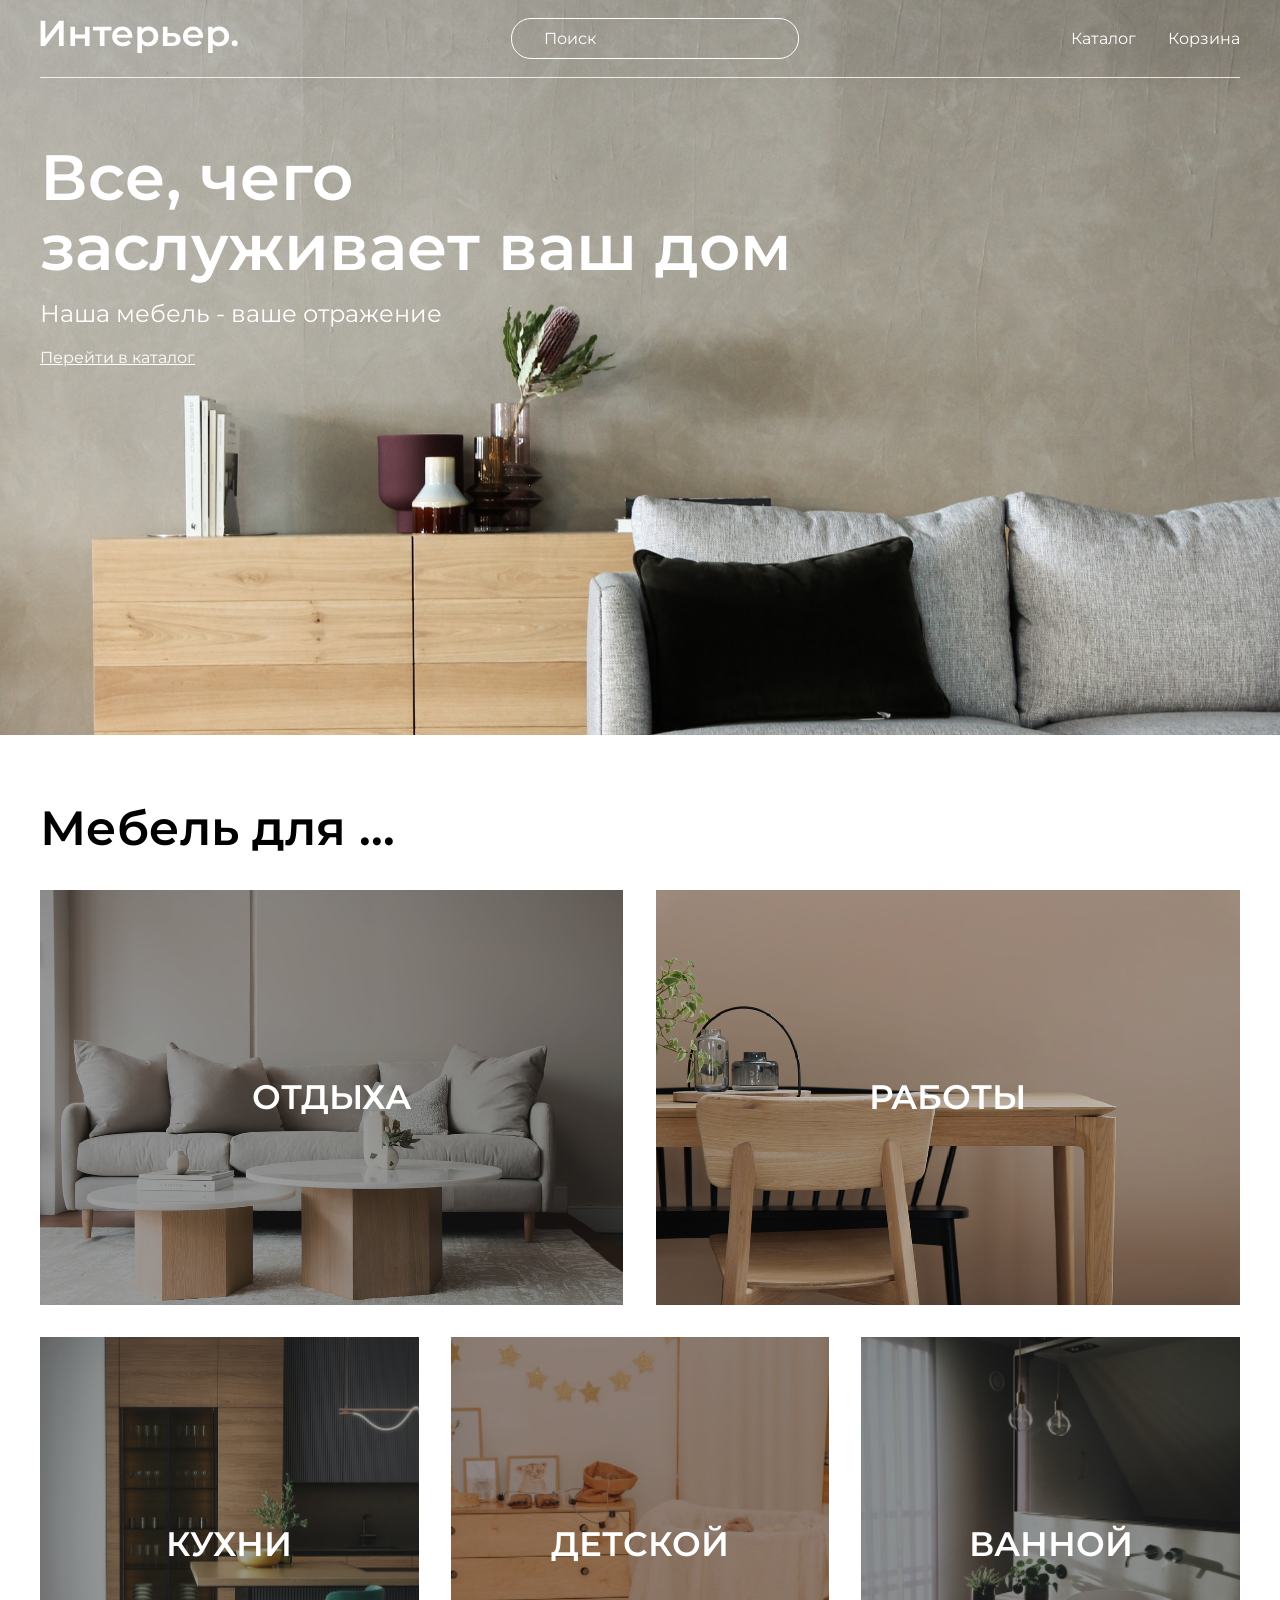
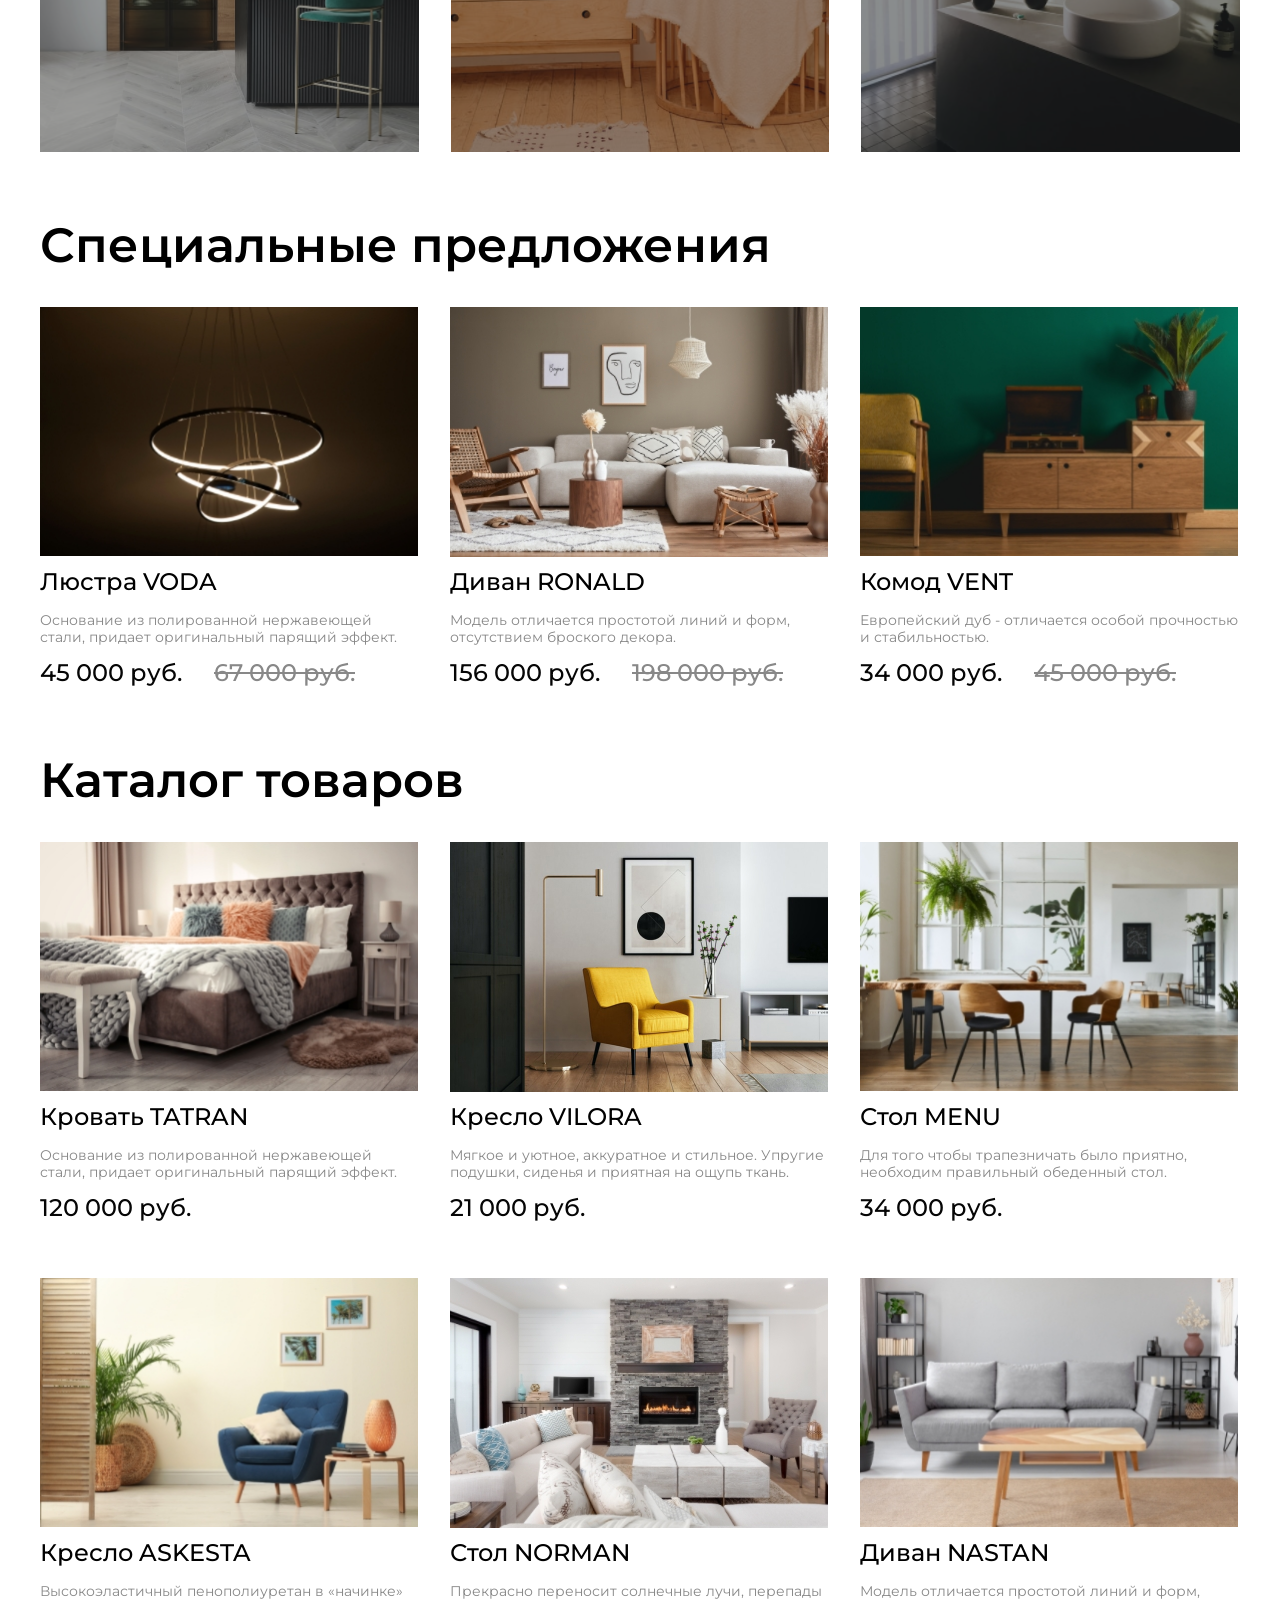
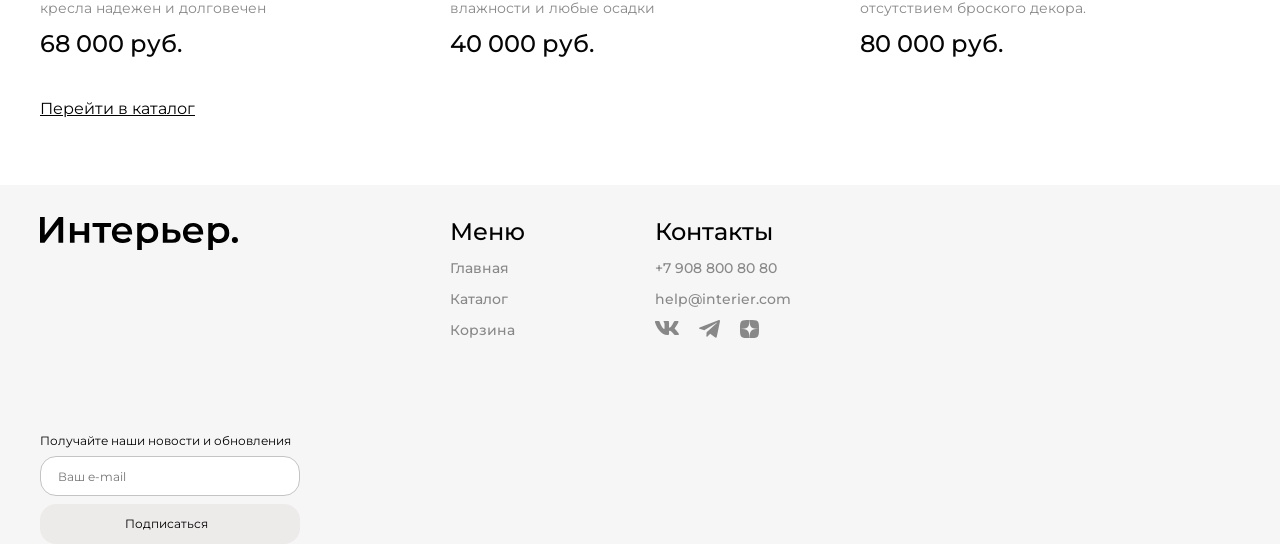
<file: index.html>
<!DOCTYPE html>
<html lang="en">

<head>
    <meta charset="UTF-8">
    <meta name="viewport" content="width=device-width, initial-scale=1.0">
    <title>Document</title>
    <link rel="preconnect" href="https://fonts.googleapis.com">
    <link rel="preconnect" href="https://fonts.gstatic.com" crossorigin>
    <link href="https://fonts.googleapis.com/css2?family=Montserrat:ital,wght@0,100..900;1,100..900&display=swap"
        rel="stylesheet">
    <link rel="stylesheet" href="style.css">
</head>

<body>
    <div class="top center">

        <header class="top-header">
            <a href="index.html"><img class="top-logo-white" src="img/logo.svg" alt="Логотип"></a>
            <input placeholder="Поиск" class="top-header__input" type="text">
            <div>
                <nav>
                    <ul class="top-menu menu">
                        <li><a class="top-menu__link" href="Catalog.html">Каталог</a></li>
                        <li><a class="top-menu__link" href="Cart.html">Корзина</a></li>
                    </ul>
                </nav>
            </div>
            <div class="top-menu__mobile">
                <div><a href="#"><img src="img/ikon-lupa.png" alt="Поиск"></a></div>
                <div><a href="Catalog.html"><img src="img/ikon-catalog.png" alt="Каталог"></a></div>
                <div> <a href="Cart.html"><img src="img/ikon-cart.png" alt="Корзина"></a></div>
            </div>

        </header>

        <section class="top-title">
            <h1 class="top-title__big">Все, чего<br> заслуживает ваш дом</h1>
            <p class="top-title__paragraph">Наша мебель - ваше отражение</p>
            <a class="top-title__link" href="catalog.html">Перейти в каталог</a>
        </section>

    </div>

    <main class="product-box center">
        <section class="product-box__for">
            <h2 class="product-title">Мебель для ...</h2>

            <div class="product-for">
                <div class="product-for__item product-for__item1 product-for__item_big">ОТДЫХА</div>
                <div class="product-for__item product-for__item2 product-for__item_big">РАБОТЫ</div>
                <div class="product-for__item product-for__item3">КУХНИ</div>
                <div class="product-for__item product-for__item4">ДЕТСКОЙ</div>
                <div class="product-for__item product-for__item5">ВАННОЙ</div>
            </div>

        </section>

        <section class="product-box__spec">
            <h2 class="product-title">Специальные предложения</h2>

            <div class="product-content product-content__spec_mobil">
                <article class="product product-for-ikon">
                    <img class="product__img" src="img/3.1luster.jpeg" alt="Люстра VODA">
                    <h3 class="product__Name">Люстра VODA</h3>
                    <p class="product__long">Основание из полированной нержавеющей стали, придает оригинальный парящий
                        эффект.
                    </p>
                    <div class="product-price">
                        <p class="product__price">45 000 руб.</p>
                        <p class="product__price product__price_old">67 000 руб.</p>
                    </div>
                    <div class="product-ikon">
                        <img class="product-ikon-sale" src="img/ikon-sale-title.png" alt="Замок">
                        <img class="product-ikon-heart" src="img/ikon-heart.png" alt="В избранное">
                    </div>

                </article>

                <article class="product product-for-ikon">
                    <img class="product__img" src="img/3.2divan.jpeg" alt="Диван RONALD">
                    <h3 class="product__Name">Диван RONALD</h3>
                    <p class="product__long">Модель отличается простотой линий и форм, отсутствием броского декора.</p>
                    <div class="product-price">
                        <p class="product__price">156 000 руб.</p>
                        <p class="product__price product__price_old">198 000 руб.</p>
                    </div>
                    <div class="product-ikon">
                        <img class="product-ikon-sale" src="img/ikon-sale-title.png" alt="Замок">
                        <img class="product-ikon-heart" src="img/ikon-heart.png" alt="В избранное">
                    </div>

                </article>

                <article class="product product-for-ikon">
                    <img class="product__img" src="img/3.3commode.jpeg" alt="Комод VENT">
                    <h3 class="product__Name">Комод VENT</h3>
                    <p class="product__long">Европейский дуб - отличается особой прочностью и стабильностью.</p>
                    <div class="product-price">
                        <p class="product__price">34 000 руб.</p>
                        <p class="product__price product__price_old">45 000 руб.</p>
                    </div>
                    <div class="product-ikon">
                        <img class="product-ikon-sale" src="img/ikon-sale-title.png" alt="Замок">
                        <img class="product-ikon-heart" src="img/ikon-heart.png" alt="В избранное">
                    </div>
                </article>
            </div>


        </section>

        <section class="product-box__catalog">
            <h2 class="product-title">Каталог товаров</h2>

            <div class="product-content">

                <article class="product product-for-ikon">
                    <img class="product__img" src="img/4.1bed.jpeg" alt="Кровать TATRAN">
                    <h3 class="product__Name">Кровать TATRAN</h3>
                    <p class="product__long">Основание из полированной нержавеющей стали, придает оригинальный парящий
                        эффект.
                    </p>
                    <p class="product__price">120 000 руб.</p>
                    <div class="product-ikon">
                        <img class="product-ikon-sale" src="img/ikon-sale-title.png" alt="Замок">
                        <img class="product-ikon-heart" src="img/ikon-heart.png" alt="В избранное">
                    </div>
                </article>

                <article class="product product-for-ikon">
                    <img class="product__img" src="img/4.2loungeVilora.jpg" alt="Кресло VILORA">
                    <h3 class="product__Name">Кресло VILORA</h3>
                    <p class="product__long">Мягкое и уютное, аккуратное и стильное. Упругие подушки, сиденья и приятная
                        на
                        ощупь
                        ткань.</p>
                    <p class="product__price">21 000 руб.</p>
                    <div class="product-ikon">
                        <img class="product-ikon-sale" src="img/ikon-sale-title.png" alt="Замок">
                        <img class="product-ikon-heart" src="img/ikon-heart.png" alt="В избранное">
                    </div>
                </article>

                <article class="product product-for-ikon">
                    <img class="product__img" src="img/4.3table.jpeg" alt="Стол MENU">
                    <h3 class="product__Name">Стол MENU</h3>
                    <p class="product__long">Для того чтобы трапезничать было приятно, необходим правильный обеденный
                        стол.
                    </p>
                    <p class="product__price">34 000 руб.</p>
                    <div class="product-ikon">
                        <img class="product-ikon-sale" src="img/ikon-sale-title.png" alt="Замок">
                        <img class="product-ikon-heart" src="img/ikon-heart.png" alt="В избранное">
                    </div>
                </article>

                <article class="product product-for-ikon">
                    <img class="product__img" src="img/4.4chair.jpeg" alt="Кресло ASKESTA">
                    <h3 class="product__Name">Кресло ASKESTA</h3>
                    <p class="product__long">Высокоэластичный пенополиуретан в «начинке» кресла надежен и долговечен</p>
                    <p class="product__price">68 000 руб.</p>
                    <div class="product-ikon">
                        <img class="product-ikon-sale" src="img/ikon-sale-title.png" alt="Замок">
                        <img class="product-ikon-heart" src="img/ikon-heart.png" alt="В избранное">
                    </div>
                </article>

                <article class="product product-for-ikon">
                    <img class="product__img" src="img/4.5table.jpeg" alt="Стол NORMAN">
                    <h3 class="product__Name">Стол NORMAN</h3>
                    <p class="product__long">Прекрасно переносит солнечные лучи, перепады влажности и любые осадки</p>
                    <p class="product__price">40 000 руб.</p>
                    <div class="product-ikon">
                        <img class="product-ikon-sale" src="img/ikon-sale-title.png" alt="Замок">
                        <img class="product-ikon-heart" src="img/ikon-heart.png" alt="В избранное">
                    </div>
                </article>

                <article class="product product-for-ikon">
                    <img class="product__img" src="img/4.6divane.jpeg" alt="Диван NASTAN">
                    <h3 class="product__Name">Диван NASTAN</h3>
                    <p class="product__long">Модель отличается простотой линий и форм, отсутствием броского декора. </p>
                    <p class="product__price">80 000 руб.</p>
                    <div class="product-ikon">
                        <img class="product-ikon-sale" src="img/ikon-sale-title.png" alt="Замок">
                        <img class="product-ikon-heart" src="img/ikon-heart.png" alt="В избранное">
                    </div>
                </article>

            </div>

            <div class="product__catalog">
                <a class="product__catalog_link" href="catalog.html">Перейти в каталог</a>
            </div>

        </section>
    </main>

    <footer class="footer center">
        <img class="footer__img" src="img/logo-black.svg" alt="Логотип черный">

        <div class="footer-menu">
            <h4 class="footer__menu">Меню</h4>
            <nav>
                <ul class="footer-nav menu">
                    <li><a class="footer__link" href="index.html">Главная</a></li>
                    <li><a class="footer__link" href="Catalog.html">Каталог</a></li>
                    <li><a class="footer__link" href="Cart.html">Корзина</a></li>
                </ul>
            </nav>
        </div>

        <div class="footer-menu footer-menu__contact">
            <h4 class="footer__menu">Контакты</h4>
            <nav>
                <ul class="footer-nav menu">
                    <li><a class="footer__link" href="tel:+79088008080">+7 908 800 80 80</a></li>
                    <li><a class="footer__link" href="mailto:help@interier.com">help@interier.com</a></li>
                    <li>
                        <div class="footer__social">
                            <a href="vk.svg"><svg viewBox="0 0 24.0005 14" xmlns="http://www.w3.org/2000/svg"
                                    xmlns:xlink="http://www.w3.org/1999/xlink" width="24.000504" height="14.000000"
                                    fill="none" customFrame="#000000" alt="Логотип ВКонтакте">
                                    <path id="Vector"
                                        d="M23.45 0.948C23.616 0.402 23.45 0 22.655 0L20.03 0C19.362 0 19.054 0.347 18.887 0.73C18.887 0.73 17.552 3.926 15.661 6.002C15.049 6.604 14.771 6.795 14.437 6.795C14.27 6.795 14.019 6.604 14.019 6.057L14.019 0.948C14.019 0.292 13.835 0 13.279 0L9.151 0C8.734 0 8.483 0.304 8.483 0.593C8.483 1.214 9.429 1.358 9.526 3.106L9.526 6.904C9.526 7.737 9.373 7.888 9.039 7.888C8.149 7.888 5.984 4.677 4.699 1.003C4.45 0.288 4.198 0 3.527 0L0.9 0C0.15 0 0 0.347 0 0.73C0 1.412 0.89 4.8 4.145 9.281C6.315 12.341 9.37 14 12.153 14C13.822 14 14.028 13.632 14.028 12.997L14.028 10.684C14.028 9.947 14.186 9.8 14.715 9.8C15.105 9.8 15.772 9.992 17.33 11.467C19.11 13.216 19.403 14 20.405 14L23.03 14C23.78 14 24.156 13.632 23.94 12.904C23.702 12.18 22.852 11.129 21.725 9.882C21.113 9.172 20.195 8.407 19.916 8.024C19.527 7.533 19.638 7.314 19.916 6.877C19.916 6.877 23.116 2.451 23.449 0.948L23.45 0.948Z"
                                        fill="rgb(136.078,136.078,136.078)" fill-rule="evenodd"
                                        class="footer__social_ikon" alt="Логотип ВКонтакте" />
                                </svg>
                                <!-- <img src="img/vk.svg" alt="Логотип ВКонтакте"> -->
                            </a>
                            <a href="telegram.svg">
                                <svg viewBox="0 0 21 17.6757" xmlns="http://www.w3.org/2000/svg"
                                    xmlns:xlink="http://www.w3.org/1999/xlink" width="21.000000" height="17.675659"
                                    fill="none" customFrame="#000000" alt="Логотип Телеграм">
                                    <path id="Vector"
                                        d="M19.2952 0.200894L0.690166 7.4125C-0.0585332 7.74834 -0.311764 8.42087 0.509205 8.78587L5.28219 10.3105L16.8227 3.14143C17.4528 2.69136 18.0979 2.81137 17.5428 3.30647L7.63107 12.3272L7.31972 16.1448C7.6081 16.7342 8.13614 16.737 8.47296 16.444L11.2152 13.8359L15.9117 17.3709C17.0025 18.02 17.596 17.6011 17.8307 16.4114L20.9112 1.74952C21.231 0.285058 20.6856 -0.360199 19.2952 0.200894Z"
                                        fill="rgb(136.078,136.078,136.078)" fill-rule="nonzero"
                                        class="footer__social_ikon" alt="Логотип Телеграм" />
                                </svg>
                                <!-- <img src="img/telegram.svg" alt="Логотип Телеграм"> -->
                            </a>
                            <a href="dzen.svg"><svg viewBox="0 0 19 18" xmlns="http://www.w3.org/2000/svg"
                                    xmlns:xlink="http://www.w3.org/1999/xlink" width="19.000000" height="18.000000"
                                    fill="none" customFrame="#000000" alt="Логотип Дзен">
                                    <path id="Vector"
                                        d="M11.3321 10.7357C9.83927 12.195 9.7307 14.0143 9.60177 18C13.5239 18 16.2314 17.9871 17.6293 16.7014C18.9864 15.3771 19 12.69 19 9.09643C14.7928 9.225 12.8725 9.32143 11.3321 10.7357ZM-1.52588e-05 9.09643C-1.52588e-05 12.69 0.0135561 15.3771 1.3707 16.7014C2.76856 17.9871 5.47606 18 9.3982 18C9.26248 14.0143 9.1607 12.195 7.66784 10.7357C6.12749 9.32143 4.20713 9.21857 -1.52588e-05 9.09643ZM9.3982 0C5.48284 0 2.76856 0.0128571 1.3707 1.29857C0.0135561 2.62286 -1.52588e-05 5.31 -1.52588e-05 8.90357C4.20713 8.775 6.12749 8.67857 7.66784 7.26429C9.1607 5.805 9.26927 3.98571 9.3982 0ZM11.3321 7.26429C9.83927 5.805 9.7307 3.98571 9.60177 0C13.5239 0 16.2314 0.0128571 17.6293 1.29857C18.9864 2.62286 19 5.31 19 8.90357C14.7928 8.775 12.8725 8.67857 11.3321 7.26429Z"
                                        fill="rgb(136.078,136.078,136.078)" fill-rule="nonzero"
                                        class="footer__social_ikon" alt="Логотип Дзен" />
                                </svg>
                                <!-- <img src="img/dzen.svg" alt="Логотип Дзен"> -->
                            </a>
                        </div>
                    </li>
                </ul>
            </nav>

        </div>

        <div class="footer-form_mobil">
            <form class="footer-form" action="#">
                <p class="footer-form__news">Получайте наши новости и обновления</p>
                <input placeholder="Ваш e-mail" class="footer-form__input" type="email">
                <button class="footer__button">Подписаться</button>
            </form>
        </div>

    </footer>

</body>

</html>
</file>
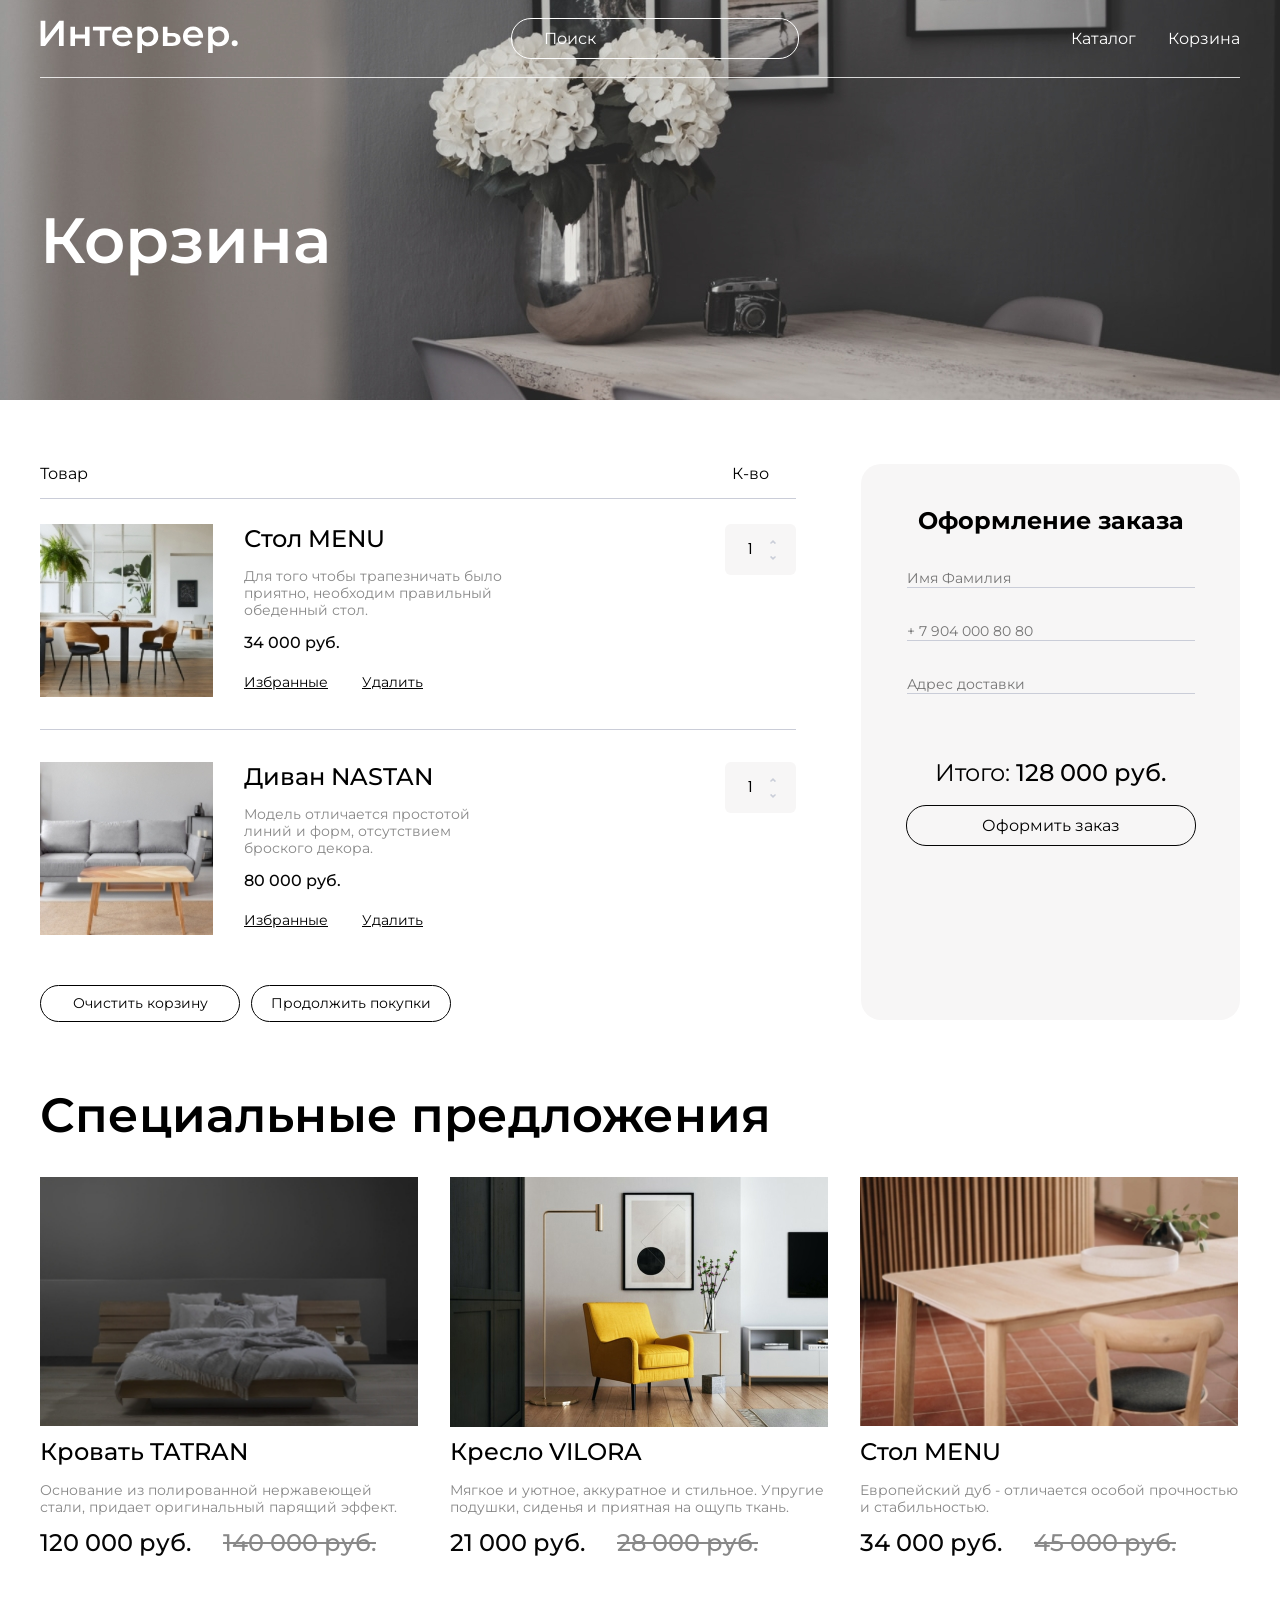
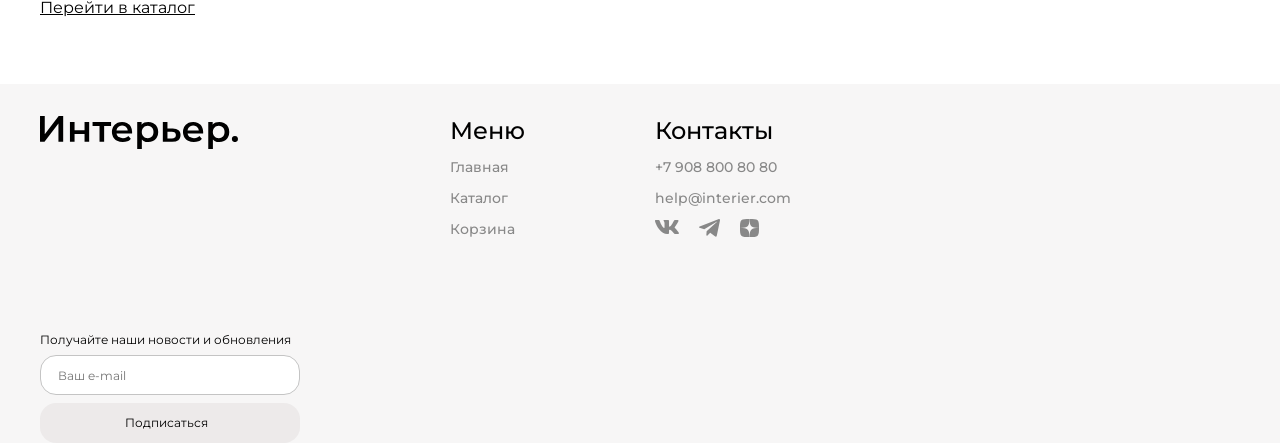
<file: Cart.html>
<!DOCTYPE html>
<html lang="en">

<head>
    <meta charset="UTF-8">
    <meta name="viewport" content="width=device-width, initial-scale=1.0">
    <title>Document</title>
    <link rel="preconnect" href="https://fonts.googleapis.com">
    <link rel="preconnect" href="https://fonts.gstatic.com" crossorigin>
    <link
        href="https://fonts.googleapis.com/css2?family=Montserrat:ital,wght@0,100..900;1,100..900&family=Poppins:ital,wght@0,100;0,200;0,300;0,400;0,500;0,600;0,700;0,800;0,900;1,100;1,200;1,300;1,400;1,500;1,600;1,700;1,800;1,900&display=swap"
        rel="stylesheet">
    <link rel="stylesheet" href="style.css">
</head>

<body>
    <div class="top top-cart center">

        <header class="top-header">
            <a href="index.html"><img class="top-logo-white" src="img/logo.svg" alt="Логотип"></a>
            <input placeholder="Поиск" class="top-header__input" type="text">
            <div>
                <nav>
                    <ul class="top-menu menu">
                        <li><a class="top-menu__link" href="Catalog.html">Каталог</a></li>
                        <li><a class="top-menu__link" href="#">Корзина</a></li>
                    </ul>
                </nav>
            </div>
            <div class="top-menu__mobile">
                <div><a href="#"><img src="img/ikon-lupa.png" alt="Поиск"></a></div>
                <div><a href="Catalog.html"><img src="img/ikon-catalog.png" alt="Каталог"></a></div>
                <div> <a href="Cart.html"><img src="img/ikon-cart.png" alt="Корзина"></a></div>
            </div>

        </header>

        <section class="top-cart_title">
            <h1 class="top-title__big top-title__big_cart">Корзина</h1>
        </section>

    </div>

    <main class="product-box center">

        <section class="product-box__cart">
            <div class="cart">

                <div class="cart__cap">
                    <p class="cart__cap_name">Товар</p>
                    <p class="cart__cap_name">К-во</p>
                </div>

                <article class="cart__article">
                    <div class="cart__article__mini cart__article_first">
                        <div class="cart__left">
                            <img class="cart__img" src="img/Cart/cart_table.jpeg" alt="Стол MENU">
                            <div class="cart__info">
                                <h4 class="cart__info_name">Стол MENU</h4>
                                <p class="cart__title">Для того чтобы трапезничать было приятно, необходим правильный
                                    обеденный стол. </p>
                                <p class="cart__price">34 000 руб.</p>
                                <div class="cart__link-box">
                                    <a class="cart__link" href="#">Избранные</a>
                                    <a class="cart__link" href="#">Удалить</a>
                                </div>
                            </div>
                        </div>

                        <input class="cart__input" type="number" value="1" min="1">

                    </div>
                </article>

                <article class="cart__article">
                    <div class="cart__article__mini cart__article_next">
                        <div class="cart__left">
                            <img class="cart__img" src="img/Cart/cart_couch.jpeg" alt="Диван NASTAN">

                            <div class="cart__info">
                                <h4 class="cart__info_name">Диван NASTAN</h4>
                                <p class="cart__title">Модель отличается простотой линий и форм, отсутствием
                                    броского
                                    декора.</p>
                                <p class="cart__price">80 000 руб.</p>
                                <div class="cart__link-box">
                                    <a class="cart__link" href="#">Избранные</a>
                                    <a class="cart__link" href="#">Удалить</a>
                                </div>
                            </div>
                        </div>
                        <input class="cart__input" type="number" value="1" min="1">
                    </div>

                </article>

                <div class="cart__button">
                    <button class="cart__button_more  cart__button_more-clean">Очистить
                        корзину</button>
                    <button class="cart__button_more cart__button_next cart__button_link-next">Продолжить
                        покупки</button>
                </div>
            </div>

            <form class="product__form" action="#">
                <h4 class="product__form_title">Оформление заказа</h4>
                <input class="product__form_input" placeholder="Имя Фамилия" type="text">
                <input class="product__form_input" placeholder="+ 7 904 000 80 80" type="text">
                <input class="product__form_input" placeholder="Адрес доставки" type="text">
                <h4 class="product__form_sum">Итого: <span style="font-weight: 500;">128 000 руб.</span></h4>
                <button class="product__form_button">Оформить заказ</button>
            </form>

        </section>

        <section class="product-box__spec">
            <h2 class="product-title">Специальные предложения</h2>

            <div class="product-content product-content__spec_mobil">
                <article class="product product-for-ikon">
                    <img class="product__img" src="img/Cart/bed.jpeg" alt="Кровать TATRAN">
                    <h3 class="product__Name">Кровать TATRAN</h3>
                    <p class="product__long">Основание из полированной нержавеющей стали, придает оригинальный парящий
                        эффект.
                    </p>
                    <div class="product-price">
                        <p class="product__price">120 000 руб.</p>
                        <p class="product__price product__price_old">140 000 руб.</p>
                    </div>
                    <div class="product-ikon">
                        <img class="product-ikon-sale" src="img/ikon-sale-title.png" alt="Замок">
                        <img class="product-ikon-heart" src="img/ikon-heart.png" alt="В избранное">
                    </div>
                </article>

                <article class="product product-for-ikon">
                    <img class="product__img" src="img/4.2loungeVilora.jpg" alt="Кресло VILORA">
                    <h3 class="product__Name">Кресло VILORA</h3>
                    <p class="product__long">Мягкое и уютное, аккуратное и стильное. Упругие подушки, сиденья и приятная
                        на
                        ощупь
                        ткань.</p>
                    <div class="product-price">
                        <p class="product__price">21 000 руб.</p>
                        <p class="product__price product__price_old">28 000 руб.</p>
                    </div>
                    <div class="product-ikon">
                        <img class="product-ikon-sale" src="img/ikon-sale-title.png" alt="Замок">
                        <img class="product-ikon-heart" src="img/ikon-heart.png" alt="В избранное">
                    </div>

                </article>

                <article class="product product-for-ikon">
                    <img class="product__img" src="img/Cart/table.jpeg" alt="Стол MENU">
                    <h3 class="product__Name">Стол MENU</h3>
                    <p class="product__long">Европейский дуб - отличается особой прочностью и стабильностью.
                    </p>
                    <div class="product-price">
                        <p class="product__price">34 000 руб.</p>
                        <p class="product__price product__price_old">45 000 руб.</p>
                    </div>
                    <div class="product-ikon">
                        <img class="product-ikon-sale" src="img/ikon-sale-title.png" alt="Замок">
                        <img class="product-ikon-heart" src="img/ikon-heart.png" alt="В избранное">
                    </div>

                </article>

            </div>

            <div class="product__catalog">
                <a class="product__catalog_link" href="catalog.html">Перейти в каталог</a>
            </div>

        </section>
    </main>

    <footer class="footer center">
        <img class="footer__img" src="img/logo-black.svg" alt="Логотип черный">
        <div class="footer-menu">
            <h4 class="footer__menu">Меню</h4>
            <nav>
                <ul class="footer-nav menu">
                    <li><a class="footer__link" href="index.html">Главная</a></li>
                    <li><a class="footer__link" href="Catalog.html">Каталог</a></li>
                    <li><a class="footer__link" href="Cart.html">Корзина</a></li>
                </ul>
            </nav>
        </div>
        <div class="footer-menu footer-menu__contact">
            <h4 class="footer__menu">Контакты</h4>
            <nav>
                <ul class="footer-nav menu">
                    <li><a class="footer__link" href="tel:+79088008080">+7 908 800 80 80</a></li>
                    <li><a class="footer__link" href="mailto:help@interier.com">help@interier.com</a></li>
                    <li>
                        <div class="footer__social">
                            <a href="vk.svg"><svg viewBox="0 0 24.0005 14" xmlns="http://www.w3.org/2000/svg"
                                    xmlns:xlink="http://www.w3.org/1999/xlink" width="24.000504" height="14.000000"
                                    fill="none" customFrame="#000000" alt="Логотип ВКонтакте">
                                    <path id="Vector"
                                        d="M23.45 0.948C23.616 0.402 23.45 0 22.655 0L20.03 0C19.362 0 19.054 0.347 18.887 0.73C18.887 0.73 17.552 3.926 15.661 6.002C15.049 6.604 14.771 6.795 14.437 6.795C14.27 6.795 14.019 6.604 14.019 6.057L14.019 0.948C14.019 0.292 13.835 0 13.279 0L9.151 0C8.734 0 8.483 0.304 8.483 0.593C8.483 1.214 9.429 1.358 9.526 3.106L9.526 6.904C9.526 7.737 9.373 7.888 9.039 7.888C8.149 7.888 5.984 4.677 4.699 1.003C4.45 0.288 4.198 0 3.527 0L0.9 0C0.15 0 0 0.347 0 0.73C0 1.412 0.89 4.8 4.145 9.281C6.315 12.341 9.37 14 12.153 14C13.822 14 14.028 13.632 14.028 12.997L14.028 10.684C14.028 9.947 14.186 9.8 14.715 9.8C15.105 9.8 15.772 9.992 17.33 11.467C19.11 13.216 19.403 14 20.405 14L23.03 14C23.78 14 24.156 13.632 23.94 12.904C23.702 12.18 22.852 11.129 21.725 9.882C21.113 9.172 20.195 8.407 19.916 8.024C19.527 7.533 19.638 7.314 19.916 6.877C19.916 6.877 23.116 2.451 23.449 0.948L23.45 0.948Z"
                                        fill="rgb(136.078,136.078,136.078)" fill-rule="evenodd"
                                        class="footer__social_ikon" alt="Логотип ВКонтакте" />
                                </svg>
                                <!-- <img src="img/vk.svg" alt="Логотип ВКонтакте"> -->
                            </a>
                            <a href="telegram.svg">
                                <svg viewBox="0 0 21 17.6757" xmlns="http://www.w3.org/2000/svg"
                                    xmlns:xlink="http://www.w3.org/1999/xlink" width="21.000000" height="17.675659"
                                    fill="none" customFrame="#000000" alt="Логотип Телеграм">
                                    <path id="Vector"
                                        d="M19.2952 0.200894L0.690166 7.4125C-0.0585332 7.74834 -0.311764 8.42087 0.509205 8.78587L5.28219 10.3105L16.8227 3.14143C17.4528 2.69136 18.0979 2.81137 17.5428 3.30647L7.63107 12.3272L7.31972 16.1448C7.6081 16.7342 8.13614 16.737 8.47296 16.444L11.2152 13.8359L15.9117 17.3709C17.0025 18.02 17.596 17.6011 17.8307 16.4114L20.9112 1.74952C21.231 0.285058 20.6856 -0.360199 19.2952 0.200894Z"
                                        fill="rgb(136.078,136.078,136.078)" fill-rule="nonzero"
                                        class="footer__social_ikon" alt="Логотип Телеграм" />
                                </svg>
                                <!-- <img src="img/telegram.svg" alt="Логотип Телеграм"> -->
                            </a>
                            <a href="dzen.svg"><svg viewBox="0 0 19 18" xmlns="http://www.w3.org/2000/svg"
                                    xmlns:xlink="http://www.w3.org/1999/xlink" width="19.000000" height="18.000000"
                                    fill="none" customFrame="#000000" alt="Логотип Дзен">
                                    <path id="Vector"
                                        d="M11.3321 10.7357C9.83927 12.195 9.7307 14.0143 9.60177 18C13.5239 18 16.2314 17.9871 17.6293 16.7014C18.9864 15.3771 19 12.69 19 9.09643C14.7928 9.225 12.8725 9.32143 11.3321 10.7357ZM-1.52588e-05 9.09643C-1.52588e-05 12.69 0.0135561 15.3771 1.3707 16.7014C2.76856 17.9871 5.47606 18 9.3982 18C9.26248 14.0143 9.1607 12.195 7.66784 10.7357C6.12749 9.32143 4.20713 9.21857 -1.52588e-05 9.09643ZM9.3982 0C5.48284 0 2.76856 0.0128571 1.3707 1.29857C0.0135561 2.62286 -1.52588e-05 5.31 -1.52588e-05 8.90357C4.20713 8.775 6.12749 8.67857 7.66784 7.26429C9.1607 5.805 9.26927 3.98571 9.3982 0ZM11.3321 7.26429C9.83927 5.805 9.7307 3.98571 9.60177 0C13.5239 0 16.2314 0.0128571 17.6293 1.29857C18.9864 2.62286 19 5.31 19 8.90357C14.7928 8.775 12.8725 8.67857 11.3321 7.26429Z"
                                        fill="rgb(136.078,136.078,136.078)" fill-rule="nonzero"
                                        class="footer__social_ikon" alt="Логотип Дзен" />
                                </svg>
                                <!-- <img src="img/dzen.svg" alt="Логотип Дзен"> -->
                            </a>
                        </div>
                    </li>
                </ul>
            </nav>

        </div>
        <div class="footer-form_mobil">
            <form class="footer-form" action="#">
                <p class="footer-form__news">Получайте наши новости и обновления</p>
                <input placeholder="Ваш e-mail" class="footer-form__input" type="email">
                <button class="footer__button">Подписаться</button>
            </form>
        </div>

    </footer>

</body>

</html>
</file>
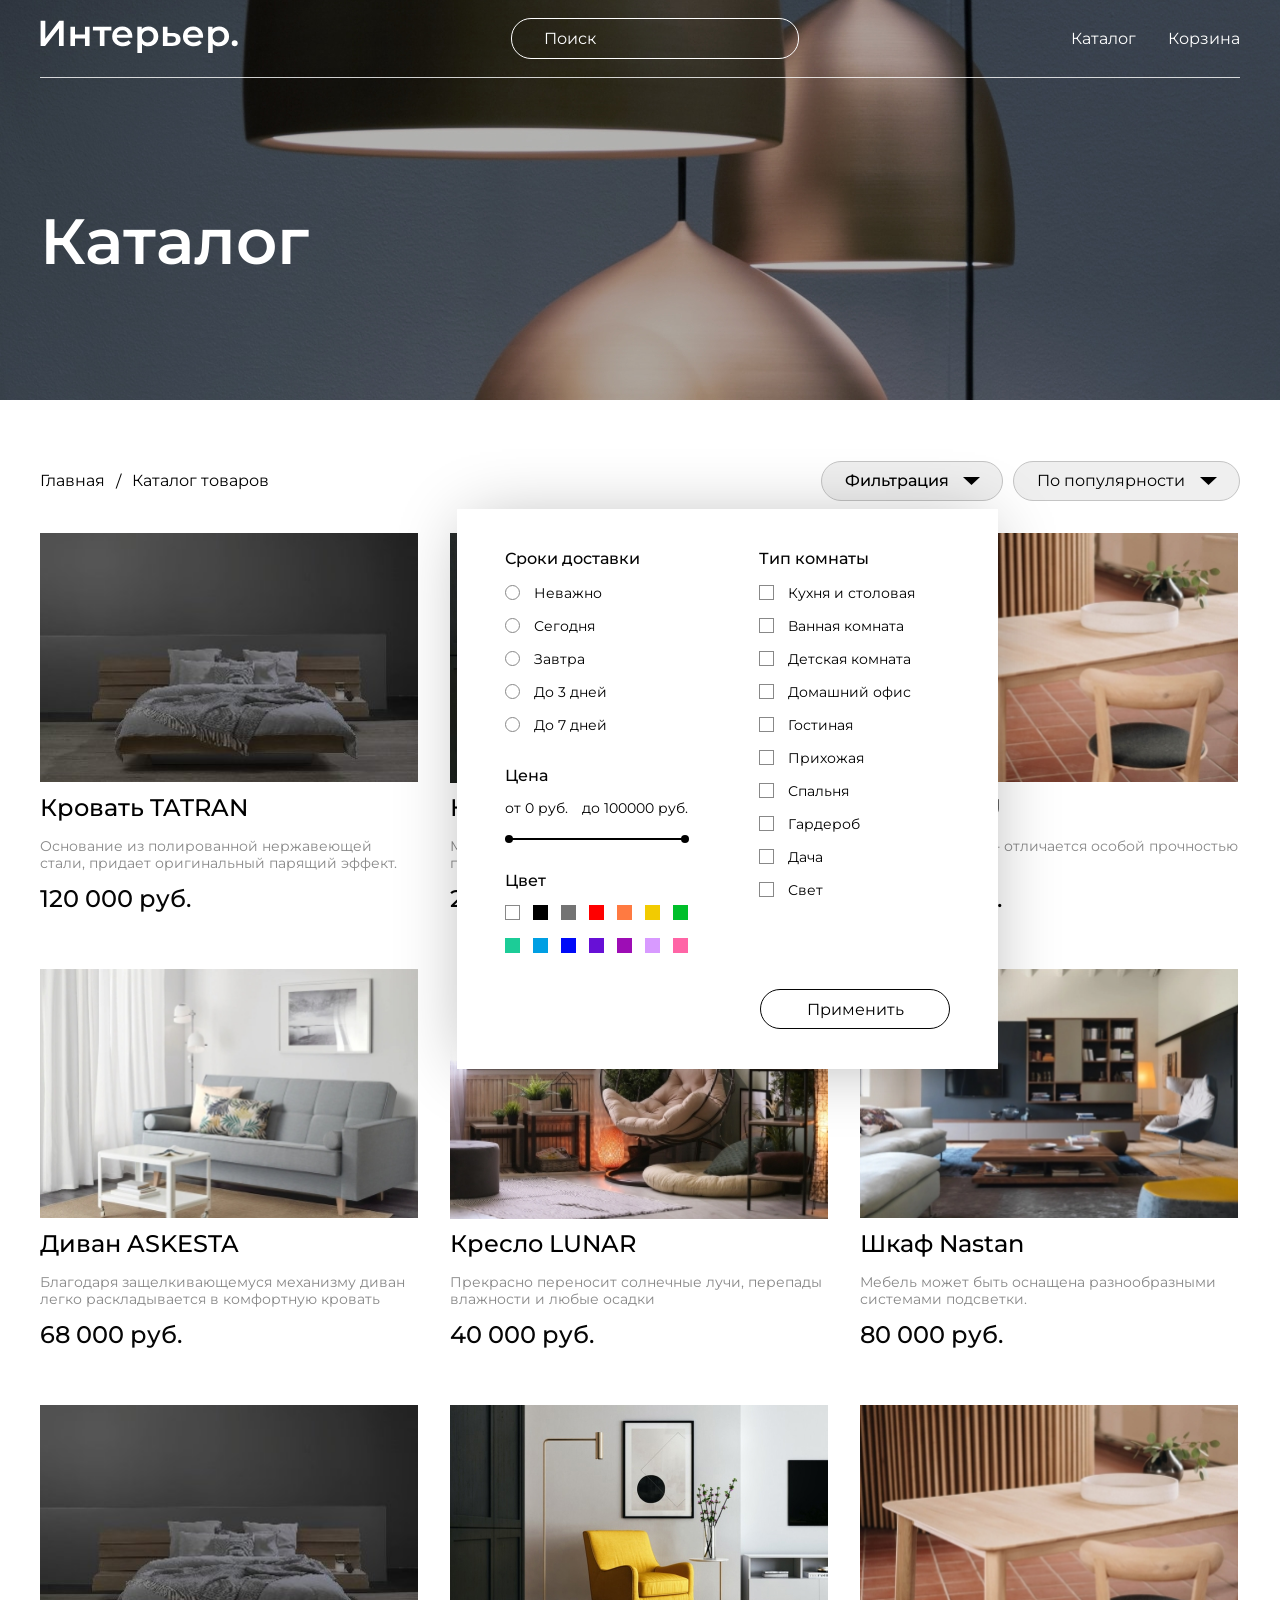
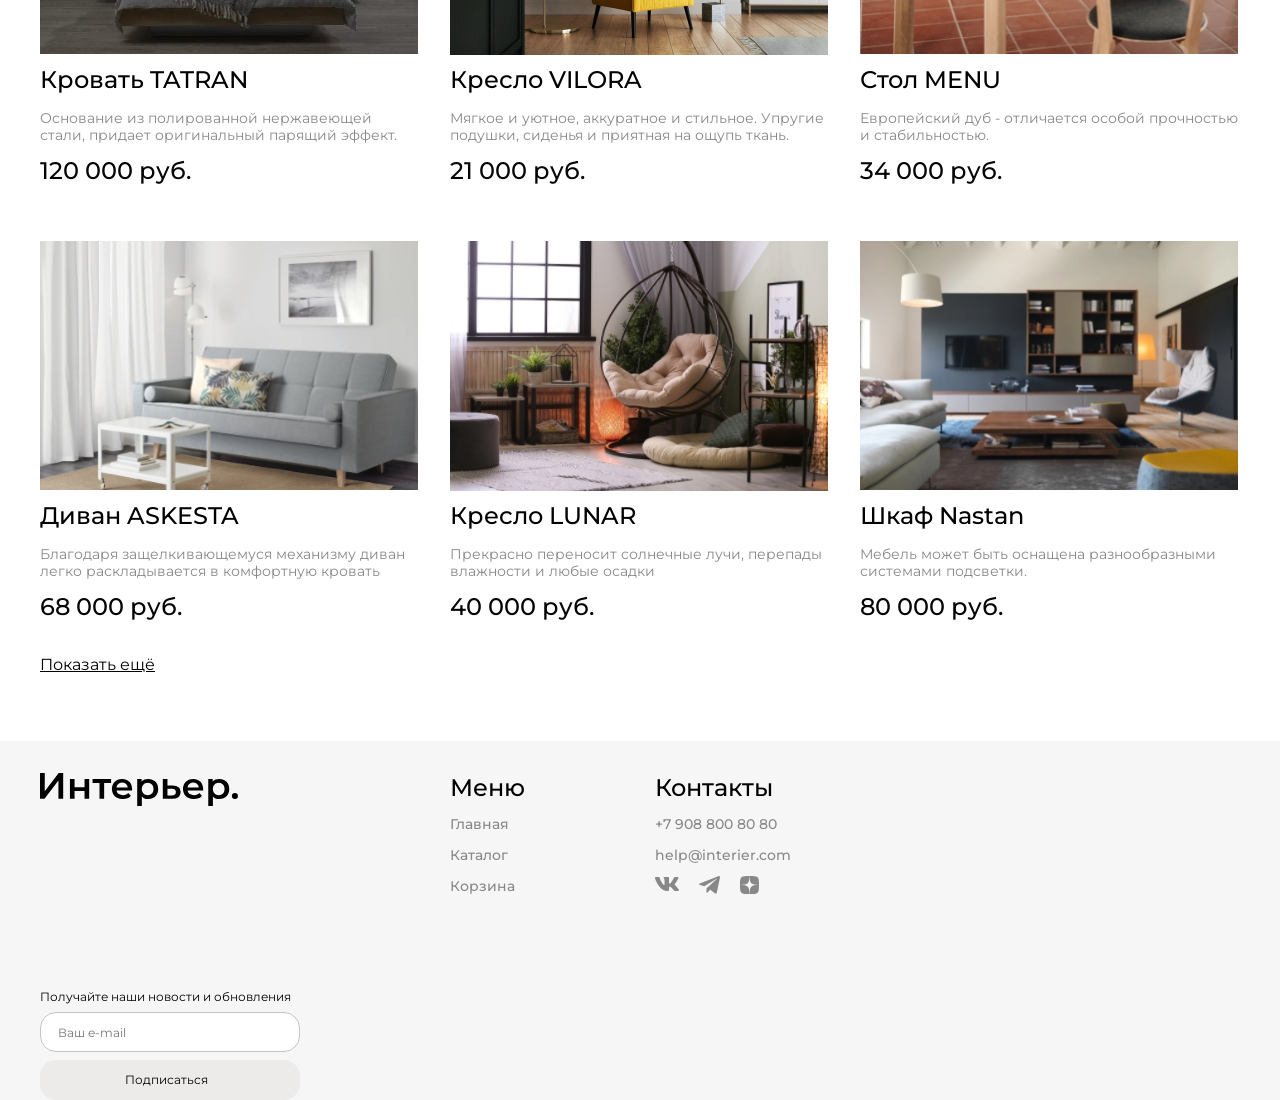
<file: Catalog.html>
<!DOCTYPE html>
<html lang="en">

<head>
    <meta charset="UTF-8">
    <meta name="viewport" content="width=device-width, initial-scale=1.0">
    <title>Document</title>
    <link rel="preconnect" href="https://fonts.googleapis.com">
    <link rel="preconnect" href="https://fonts.gstatic.com" crossorigin>
    <link href="https://fonts.googleapis.com/css2?family=Montserrat:ital,wght@0,100..900;1,100..900&display=swap"
        rel="stylesheet">
    <link rel="stylesheet" href="style.css">
</head>

<body>
    <div class="top top-catalog center">

        <header class="top-header">
            <a href="index.html"><img class="top-logo-white" src="img/logo.svg" alt="Логотип"></a>
            <input placeholder="Поиск" class="top-header__input" type="text">
            <div>
                <nav>
                    <ul class="top-menu menu">
                        <li><a class="top-menu__link" href="Catalog.html">Каталог</a></li>
                        <li><a class="top-menu__link" href="Cart.html">Корзина</a></li>
                    </ul>
                </nav>
            </div>
            <div class="top-menu__mobile">
                <div><a href="#"><img src="img/ikon-lupa.png" alt="Поиск"></a></div>
                <div><a href="Catalog.html"><img src="img/ikon-catalog.png" alt="Каталог"></a></div>
                <div> <a href="Cart.html"><img src="img/ikon-cart.png" alt="Корзина"></a></div>
            </div>

        </header>

        <section class="top-title">
            <h1 class="top-title__big top-title__big_catalog">Каталог</h1>
        </section>

    </div>

    <main class="product-box center">

        <section class="top-navigation">

            <div class="top-nav">
                <nav>
                    <ul class="top-nav menu">
                        <li><a class="top-nav__link" href="index.html">Главная</a></li>
                        <li>
                            <p>/</p>
                        </li>
                        <li><a class="top-nav__link" href="Catalog.html">Каталог товаров</a></li>
                    </ul>
                </nav>
            </div>

            <div class="top-nav__button">

                <select style="padding-left: 23px;" class="top__button_filtr">
                    <option class="top__button_title-filtr">Фильтрация</option>
                    <option value="time">Сроки доставки</option>
                    <option value="brend">Бренд</option>
                    <option value="salesman">Продавец</option>
                    <option value="color">Цвет</option>
                    <option value="sex">Пол</option>
                </select>

                <select style="padding-left: 23px;" class="top__button_popul">
                    <option value="popular" class="top__popular"> По популярности</option>
                    <option value="new">Сперва новые</option>
                    <option value="price">По цене</option>
                </select>

                <!-- <button class="top__button_popul">
                    <div class="top__popular">По популярности</div>
                    <div>
                        <a class="top-strelka" href="strelka.svg"><img src="img/catalog/strelka.svg"
                                alt="Стрелка вниз"></a>
                    </div>
                </button> -->
                <!-- Оставила для себя пример создания кнопки со стрелкой -->
            </div>

            <form class="top-nav__form" action="#" method="get">
                <div class="form-box">
                    <div class="form-box__top">
                        <div class="form-box__top_left">

                            <fieldset class="form-box__fieldset form-box__fieldset_time">
                                <legend class="form-box__title">Сроки доставки</legend>
                                <div>
                                    <input class="form-box__radio" id="no-matter" type="radio" name="time">
                                    <label class="form-box__label" for="no-matter">Неважно</label>
                                </div>
                                <div>
                                    <input class="form-box__radio" id="today" type="radio" name="time">
                                    <label class="form-box__label" for="today">Сегодня</label>
                                </div>
                                <div>
                                    <input class="form-box__radio" id="tomorrow" type="radio" name="time">
                                    <label class="form-box__label" for="tomorrow">Завтра</label>
                                </div>
                                <div>
                                    <input class="form-box__radio" id="tree-day" type="radio" name="time">
                                    <label class="form-box__label" for="tree-day">До 3 дней</label>
                                </div>
                                <div>
                                    <input class="form-box__radio" id="seven-day" type="radio" name="time">
                                    <label class="form-box__label" for="seven-day">До 7 дней</label>
                                </div>
                            </fieldset>

                            <fieldset class="form-box__fieldset form-box__fieldset_price">
                                <legend class="form-box__title">Цена</legend>

                                <div class="form-box__title_price">
                                    <span class="form-box__price form-box__price_min">от 0 руб.</span>
                                    <span class="form-box__price form-box__price_max">до 100000 руб.</span>
                                </div>

                                <div class="form-box__range_slider">

                                    <input type="range" class="form-box__range_min" id="slider" value="0" min="0"
                                        max="100000">

                                    <input type="range" class="form-box__range_max" id="slider" value="100000" min="0"
                                        max="100000">

                                    <div class="form-box__range_track">
                                        <div class="form-box__range_track-fill"></div>
                                    </div>
                                </div>

                            </fieldset>

                            <fieldset class="form-box__fieldset form-box__fieldset_color">
                                <legend class="form-box__title">Цвет</legend>

                                <div><input class="form-box__checkbox_color form-box__checkbox_white" id="white"
                                        type="checkbox"><label for="white"></label></div>

                                <div><input class="form-box__checkbox_color form-box__checkbox_black" id="black"
                                        type="checkbox"><label for="black"></label></div>

                                <div><input class="form-box__checkbox_color form-box__checkbox_grey" id="grey"
                                        type="checkbox"><label for="grey"></label></div>

                                <div><input class="form-box__checkbox_color form-box__checkbox_red" id="red"
                                        type="checkbox"><label for="red"></label></div>

                                <div><input class="form-box__checkbox_color form-box__checkbox_orange" id="orange"
                                        type="checkbox"><label for="orange"></label></div>

                                <div><input class="form-box__checkbox_color form-box__checkbox_yellow" id="yellow"
                                        type="checkbox"><label for="yellow"></label></div>

                                <div><input class="form-box__checkbox_color form-box__checkbox_green" id="green"
                                        type="checkbox"><label for="green"></label></div>

                                <div><input class="form-box__checkbox_color form-box__checkbox_lightgreen"
                                        id="lightgreen" type="checkbox"><label for="lightgreen"></label></div>

                                <div><input class="form-box__checkbox_color form-box__checkbox_lightblue" id="lightblue"
                                        type="checkbox"><label for="lightblue"></label>
                                </div>

                                <div><input class="form-box__checkbox_color form-box__checkbox_blue" id="blue"
                                        type="checkbox"><label for="blue"></label></div>

                                <div><input class="form-box__checkbox_color form-box__checkbox_purple" id="purple"
                                        type="checkbox"><label for="purple"></label></div>

                                <div><input class="form-box__checkbox_color form-box__checkbox_lilac" id="lilac"
                                        type="checkbox"><label for="lilac"></label></div>

                                <div><input class="form-box__checkbox_color form-box__checkbox_lightlilac"
                                        id="lightlilac" type="checkbox"><label for="lightlilac"></label></div>

                                <div><input class="form-box__checkbox_color form-box__checkbox_pink" id="pink"
                                        type="checkbox"><label for="pink"></label></div>
                            </fieldset>
                        </div>

                        <div class="form-box__top_right">
                            <fieldset class="form-box__fieldset_tipe">
                                <legend class="form-box__title">Тип комнаты</legend>

                                <div class="form-box__checkbox_hover"><input class="form-box__checkbox_tipe" id="cook"
                                        type="checkbox" name="cook"><label class="form-box__label" for="cook">Кухня и
                                        столовая</label></div>

                                <div class="form-box__checkbox_hover"><input class="form-box__checkbox_tipe"
                                        id="bathroom" type="checkbox" name="bathroom"><label class="form-box__label"
                                        for="bathroom">Ванная
                                        комната</label></div>

                                <div class="form-box__checkbox_hover"><input class="form-box__checkbox_tipe" id="kids"
                                        type="checkbox" name="kids"><label class="form-box__label" for="kids">Детская
                                        комната</label></div>

                                <div class="form-box__checkbox_hover"><input class="form-box__checkbox_tipe" id="ofic"
                                        type="checkbox" name="ofic"><label class="form-box__label" for="ofic">Домашний
                                        офис</label></div>

                                <div class="form-box__checkbox_hover"><input class="form-box__checkbox_tipe"
                                        id="living-room" type="checkbox" name="living-room"><label
                                        class="form-box__label" for="living-room">Гостиная</label></div>

                                <div class="form-box__checkbox_hover"><input class="form-box__checkbox_tipe" id="hall"
                                        type="checkbox" name="hall"><label class="form-box__label"
                                        for="hall">Прихожая</label></div>

                                <div class="form-box__checkbox_hover"><input class="form-box__checkbox_tipe"
                                        id="badroom" type="checkbox" name="badroom"><label class="form-box__label"
                                        for="badroom">Спальня</label>
                                </div>

                                <div class="form-box__checkbox_hover"><input class="form-box__checkbox_tipe" id="dress"
                                        type="checkbox" name="dress"><label class="form-box__label"
                                        for="dress">Гардероб</label></div>

                                <div class="form-box__checkbox_hover"><input class="form-box__checkbox_tipe" id="house"
                                        type="checkbox" name="house"><label class="form-box__label"
                                        for="house">Дача</label></div>

                                <div class="form-box__checkbox_hover"><input class="form-box__checkbox_tipe" id="light"
                                        type="checkbox" name="light"><label class="form-box__label"
                                        for="light">Свет</label></div>

                            </fieldset>


                        </div>

                    </div>
                </div>

                <div class="form-box__button">
                    <button class="form__button">Применить</button>
                </div>
            </form>

        </section>

        <section class="product-box__catalog">

            <div class="product-content">

                <article class="product product-for-ikon">
                    <img class="product__img" src="img/catalog/1TATRAN.jpeg" alt="Кровать TATRAN">
                    <h3 class="product__Name">Кровать TATRAN</h3>
                    <p class="product__long">Основание из полированной нержавеющей стали, придает оригинальный парящий
                        эффект.</p>
                    <p class="product__price">120 000 руб.</p>
                    <div class="product-ikon">
                        <img class="product-ikon-sale" src="img/ikon-sale-title.png" alt="Замок">
                        <img class="product-ikon-heart" src="img/ikon-heart.png" alt="В избранное">
                    </div>
                </article>

                <article class="product">
                    <img class="product__img" src="img/4.2loungeVilora.jpg" alt="Кресло VILORA">
                    <h3 class="product__Name">Кресло VILORA</h3>
                    <p class="product__long">Мягкое и уютное, аккуратное и стильное. Упругие подушки, сиденья и приятная
                        на
                        ощупь
                        ткань.</p>
                    <p class="product__price">21 000 руб.</p>
                    <div class="product-ikon">
                        <img class="product-ikon-sale" src="img/ikon-sale-title.png" alt="Замок">
                        <img class="product-ikon-heart" src="img/ikon-heart.png" alt="В избранное">
                    </div>
                </article>

                <article class="product product-for-ikon">
                    <img class="product__img" src="img/catalog/3MENU.jpeg" alt="Стол MENU">
                    <h3 class="product__Name">Стол MENU</h3>
                    <p class="product__long">Европейский дуб - отличается особой прочностью и стабильностью.</p>
                    <p class="product__price">34 000 руб.</p>
                    <div class="product-ikon">
                        <img class="product-ikon-sale" src="img/ikon-sale-title.png" alt="Замок">
                        <img class="product-ikon-heart" src="img/ikon-heart.png" alt="В избранное">
                    </div>
                </article>

                <article class="product product-for-ikon">
                    <img class="product__img" src="img/catalog/4ASKESTA.jpeg" alt="Диван ASKESTA">
                    <h3 class="product__Name">Диван ASKESTA</h3>
                    <p class="product__long">Благодаря защелкивающемуся механизму диван легко раскладывается в
                        комфортную кровать</p>
                    <p class="product__price">68 000 руб.</p>
                    <div class="product-ikon">
                        <img class="product-ikon-sale" src="img/ikon-sale-title.png" alt="Замок">
                        <img class="product-ikon-heart" src="img/ikon-heart.png" alt="В избранное">
                    </div>
                </article>

                <article class="product product-for-ikon">
                    <img class="product__img" src="img/catalog/5LUNAR.jpeg" alt="Кресло LUNAR">
                    <h3 class="product__Name">Кресло LUNAR</h3>
                    <p class="product__long">Прекрасно переносит солнечные лучи, перепады влажности и любые осадки</p>
                    <p class="product__price">40 000 руб.</p>
                    <div class="product-ikon">
                        <img class="product-ikon-sale" src="img/ikon-sale-title.png" alt="Замок">
                        <img class="product-ikon-heart" src="img/ikon-heart.png" alt="В избранное">
                    </div>
                </article>

                <article class="product product-for-ikon">
                    <img class="product__img" src="img/catalog/6Nastan.jpeg" alt="Шкаф Nastan">
                    <h3 class="product__Name">Шкаф Nastan</h3>
                    <p class="product__long">Мебель может быть оснащена разнообразными системами подсветки.</p>
                    <p class="product__price">80 000 руб.</p>
                    <div class="product-ikon">
                        <img class="product-ikon-sale" src="img/ikon-sale-title.png" alt="Замок">
                        <img class="product-ikon-heart" src="img/ikon-heart.png" alt="В избранное">
                    </div>
                </article>

                <article class="product product-for-ikon">
                    <img class="product__img" src="img/catalog/1TATRAN.jpeg" alt="Кровать TATRAN">
                    <h3 class="product__Name">Кровать TATRAN</h3>
                    <p class="product__long">Основание из полированной нержавеющей стали, придает оригинальный парящий
                        эффект.</p>
                    <p class="product__price">120 000 руб.</p>
                    <div class="product-ikon">
                        <img class="product-ikon-sale" src="img/ikon-sale-title.png" alt="Замок">
                        <img class="product-ikon-heart" src="img/ikon-heart.png" alt="В избранное">
                    </div>
                </article>

                <article class="product product-for-ikon">
                    <img class="product__img" src="img/4.2loungeVilora.jpg" alt="Кресло VILORA">
                    <h3 class="product__Name">Кресло VILORA</h3>
                    <p class="product__long">Мягкое и уютное, аккуратное и стильное. Упругие подушки, сиденья и приятная
                        на
                        ощупь
                        ткань.</p>
                    <p class="product__price">21 000 руб.</p>
                    <div class="product-ikon">
                        <img class="product-ikon-sale" src="img/ikon-sale-title.png" alt="Замок">
                        <img class="product-ikon-heart" src="img/ikon-heart.png" alt="В избранное">
                    </div>
                </article>

                <article class="product product-for-ikon">
                    <img class="product__img" src="img/catalog/3MENU.jpeg" alt="Стол MENU">
                    <h3 class="product__Name">Стол MENU</h3>
                    <p class="product__long">Европейский дуб - отличается особой прочностью и стабильностью.</p>
                    <p class="product__price">34 000 руб.</p>
                    <div class="product-ikon">
                        <img class="product-ikon-sale" src="img/ikon-sale-title.png" alt="Замок">
                        <img class="product-ikon-heart" src="img/ikon-heart.png" alt="В избранное">
                    </div>
                </article>

                <article class="product product-for-ikon">
                    <img class="product__img" src="img/catalog/4ASKESTA.jpeg" alt="Диван ASKESTA">
                    <h3 class="product__Name">Диван ASKESTA</h3>
                    <p class="product__long">Благодаря защелкивающемуся механизму диван легко раскладывается в
                        комфортную кровать</p>
                    <p class="product__price">68 000 руб.</p>
                    <div class="product-ikon">
                        <img class="product-ikon-sale" src="img/ikon-sale-title.png" alt="Замок">
                        <img class="product-ikon-heart" src="img/ikon-heart.png" alt="В избранное">
                    </div>
                </article>

                <article class="product product-for-ikon">
                    <img class="product__img" src="img/catalog/5LUNAR.jpeg" alt="Кресло LUNAR">
                    <h3 class="product__Name">Кресло LUNAR</h3>
                    <p class="product__long">Прекрасно переносит солнечные лучи, перепады влажности и любые осадки</p>
                    <p class="product__price">40 000 руб.</p>
                    <div class="product-ikon">
                        <img class="product-ikon-sale" src="img/ikon-sale-title.png" alt="Замок">
                        <img class="product-ikon-heart" src="img/ikon-heart.png" alt="В избранное">
                    </div>
                </article>

                <article class="product product-for-ikon">
                    <img class="product__img" src="img/catalog/6Nastan.jpeg" alt="Шкаф Nastan">
                    <h3 class="product__Name">Шкаф Nastan</h3>
                    <p class="product__long">Мебель может быть оснащена разнообразными системами подсветки.</p>
                    <p class="product__price">80 000 руб.</p>
                    <div class="product-ikon">
                        <img class="product-ikon-sale" src="img/ikon-sale-title.png" alt="Замок">
                        <img class="product-ikon-heart" src="img/ikon-heart.png" alt="В избранное">
                    </div>
                </article>
            </div>

            <div class="product__catalog_more">
                <a class="product__catalog_link" href="#">Показать ещё</a>
            </div>
        </section>

    </main>

    <footer class="footer center">
        <img class="footer__img" src="img/logo-black.svg" alt="Логотип черный">
        <div class="footer-menu">
            <h4 class="footer__menu">Меню</h4>
            <nav>
                <ul class="footer-nav menu">
                    <li><a class="footer__link" href="index.html">Главная</a></li>
                    <li><a class="footer__link" href="Catalog.html">Каталог</a></li>
                    <li><a class="footer__link" href="Cart.html">Корзина</a></li>
                </ul>
            </nav>
        </div>

        <div class="footer-menu footer-menu__contact">
            <h4 class="footer__menu">Контакты</h4>
            <nav>
                <ul class="footer-nav menu">
                    <li><a class="footer__link" href="tel:+79088008080">+7 908 800 80 80</a></li>
                    <li><a class="footer__link" href="mailto:help@interier.com">help@interier.com</a></li>
                    <li>
                        <div class="footer__social">
                            <a href="vk.svg"><svg viewBox="0 0 24.0005 14" xmlns="http://www.w3.org/2000/svg"
                                    xmlns:xlink="http://www.w3.org/1999/xlink" width="24.000504" height="14.000000"
                                    fill="none" customFrame="#000000" alt="Логотип ВКонтакте">
                                    <path id="Vector"
                                        d="M23.45 0.948C23.616 0.402 23.45 0 22.655 0L20.03 0C19.362 0 19.054 0.347 18.887 0.73C18.887 0.73 17.552 3.926 15.661 6.002C15.049 6.604 14.771 6.795 14.437 6.795C14.27 6.795 14.019 6.604 14.019 6.057L14.019 0.948C14.019 0.292 13.835 0 13.279 0L9.151 0C8.734 0 8.483 0.304 8.483 0.593C8.483 1.214 9.429 1.358 9.526 3.106L9.526 6.904C9.526 7.737 9.373 7.888 9.039 7.888C8.149 7.888 5.984 4.677 4.699 1.003C4.45 0.288 4.198 0 3.527 0L0.9 0C0.15 0 0 0.347 0 0.73C0 1.412 0.89 4.8 4.145 9.281C6.315 12.341 9.37 14 12.153 14C13.822 14 14.028 13.632 14.028 12.997L14.028 10.684C14.028 9.947 14.186 9.8 14.715 9.8C15.105 9.8 15.772 9.992 17.33 11.467C19.11 13.216 19.403 14 20.405 14L23.03 14C23.78 14 24.156 13.632 23.94 12.904C23.702 12.18 22.852 11.129 21.725 9.882C21.113 9.172 20.195 8.407 19.916 8.024C19.527 7.533 19.638 7.314 19.916 6.877C19.916 6.877 23.116 2.451 23.449 0.948L23.45 0.948Z"
                                        fill="rgb(136.078,136.078,136.078)" fill-rule="evenodd"
                                        class="footer__social_ikon" alt="Логотип ВКонтакте" />
                                </svg>
                                <!-- <img src="img/vk.svg" alt="Логотип ВКонтакте"> -->
                            </a>
                            <a href="telegram.svg">
                                <svg viewBox="0 0 21 17.6757" xmlns="http://www.w3.org/2000/svg"
                                    xmlns:xlink="http://www.w3.org/1999/xlink" width="21.000000" height="17.675659"
                                    fill="none" customFrame="#000000" alt="Логотип Телеграм">
                                    <path id="Vector"
                                        d="M19.2952 0.200894L0.690166 7.4125C-0.0585332 7.74834 -0.311764 8.42087 0.509205 8.78587L5.28219 10.3105L16.8227 3.14143C17.4528 2.69136 18.0979 2.81137 17.5428 3.30647L7.63107 12.3272L7.31972 16.1448C7.6081 16.7342 8.13614 16.737 8.47296 16.444L11.2152 13.8359L15.9117 17.3709C17.0025 18.02 17.596 17.6011 17.8307 16.4114L20.9112 1.74952C21.231 0.285058 20.6856 -0.360199 19.2952 0.200894Z"
                                        fill="rgb(136.078,136.078,136.078)" fill-rule="nonzero"
                                        class="footer__social_ikon" alt="Логотип Телеграм" />
                                </svg>
                                <!-- <img src="img/telegram.svg" alt="Логотип Телеграм"> -->
                            </a>
                            <a href="dzen.svg"><svg viewBox="0 0 19 18" xmlns="http://www.w3.org/2000/svg"
                                    xmlns:xlink="http://www.w3.org/1999/xlink" width="19.000000" height="18.000000"
                                    fill="none" customFrame="#000000" alt="Логотип Дзен">
                                    <path id="Vector"
                                        d="M11.3321 10.7357C9.83927 12.195 9.7307 14.0143 9.60177 18C13.5239 18 16.2314 17.9871 17.6293 16.7014C18.9864 15.3771 19 12.69 19 9.09643C14.7928 9.225 12.8725 9.32143 11.3321 10.7357ZM-1.52588e-05 9.09643C-1.52588e-05 12.69 0.0135561 15.3771 1.3707 16.7014C2.76856 17.9871 5.47606 18 9.3982 18C9.26248 14.0143 9.1607 12.195 7.66784 10.7357C6.12749 9.32143 4.20713 9.21857 -1.52588e-05 9.09643ZM9.3982 0C5.48284 0 2.76856 0.0128571 1.3707 1.29857C0.0135561 2.62286 -1.52588e-05 5.31 -1.52588e-05 8.90357C4.20713 8.775 6.12749 8.67857 7.66784 7.26429C9.1607 5.805 9.26927 3.98571 9.3982 0ZM11.3321 7.26429C9.83927 5.805 9.7307 3.98571 9.60177 0C13.5239 0 16.2314 0.0128571 17.6293 1.29857C18.9864 2.62286 19 5.31 19 8.90357C14.7928 8.775 12.8725 8.67857 11.3321 7.26429Z"
                                        fill="rgb(136.078,136.078,136.078)" fill-rule="nonzero"
                                        class="footer__social_ikon" alt="Логотип Дзен" />
                                </svg>
                                <!-- <img src="img/dzen.svg" alt="Логотип Дзен"> -->
                            </a>
                        </div>
                    </li>
                </ul>
            </nav>

        </div>

        <div class="footer-form_mobil">
            <form class="footer-form" action="#">
                <p class="footer-form__news">Получайте наши новости и обновления</p>
                <input placeholder="Ваш e-mail" class="footer-form__input" type="email">
                <button class="footer__button">Подписаться</button>
            </form>
        </div>

    </footer>

</body>

</html>
</file>
<file: style.css>
@charset "UTF-8";
* {
  margin: 0;
  padding: 0;
}

body {
  font-family: "Montserrat", sans-serif;
}

a {
  text-decoration: none;
}

a:hover {
  text-decoration: underline;
}

.menu {
  list-style-type: none;
}

.center {
  padding-left: calc(50% - 600px);
  padding-right: calc(50% - 600px);
}

.top {
  height: 735px;
  background-image: url(img/1!top_back.jpeg);
  background-repeat: no-repeat;
  background-position: center;
  background-size: cover;
}
.top-catalog {
  height: 400px;
  background-image: url(img/catalog/!top_catalog.jpeg);
}
.top-header {
  height: 77px;
  display: flex;
  flex-wrap: wrap;
  align-items: center;
  justify-content: space-between;
  border-bottom: 0.5px solid rgba(255, 255, 255, 0.8);
}
.top-logo-white {
  width: 198px;
  margin-top: 16px;
  margin-bottom: 16px;
}
.top-header__input {
  font: inherit;
  width: 288px;
  height: 41px;
  border: 1px solid rgb(255, 255, 255);
  border-radius: 20px;
  background-color: transparent;
  outline: none;
  color: rgb(255, 255, 255);
  font-size: 16px;
  font-weight: 400;
  /* жир.текст400-стандарт*/
  line-height: 20px;
  letter-spacing: 0%;
  text-align: left;
  padding-left: 32px;
  padding-right: 32px;
  box-sizing: border-box;
  margin-top: 16px;
  margin-bottom: 16px;
  /*box-sizing: border-box делает чтобы отступы padding были внутри рамки, а не увеличивали ее*/
}
.top-header__input::-moz-placeholder {
  color: rgb(255, 255, 255);
}
.top-header__input::placeholder {
  color: rgb(255, 255, 255);
}
.top-menu {
  margin-top: 28px;
  display: flex;
  margin-top: 28px;
  margin-bottom: 28px;
  gap: 32px;
}
.top-menu__link {
  color: rgb(255, 255, 255);
  font-size: 16px;
  font-weight: 400;
  line-height: 20px;
  letter-spacing: 0%;
  text-align: left;
}
.top-menu__mobile {
  display: none;
}
.top-title__big {
  color: rgb(255, 255, 255);
  font-size: 64px;
  font-weight: 600;
  line-height: 70px;
  letter-spacing: 0%;
  text-align: left;
  margin-top: 64px;
  /* внешний отступ блока с названием от header */
  margin-bottom: 16px;
  /* отступ снизу */
}
.top-title__big_catalog {
  margin-top: 128px;
}
.top-title__paragraph {
  color: rgb(255, 255, 255);
  font-size: 24px;
  font-weight: 400;
  line-height: 32px;
  letter-spacing: 0%;
  text-align: left;
  margin-bottom: 16px;
}
.top-title__link {
  color: rgb(255, 255, 255);
  font-size: 16px;
  font-weight: 400;
  line-height: 24px;
  letter-spacing: 0%;
  text-align: left;
  text-decoration-line: underline;
}
.top-title__link:hover {
  text-decoration-line: none;
}
.top-navigation {
  /* padding-top: 64px; */
  display: flex;
  justify-content: space-between;
  margin-top: 61px;
}
.top-nav {
  width: 229px;
  display: flex;
  justify-content: space-between;
  flex-wrap: wrap;
  flex-direction: row;
  align-items: center;
}
.top-nav__link {
  color: rgb(0, 0, 0);
  font-size: 16px;
  font-weight: 400;
  line-height: 32px;
  letter-spacing: 0%;
  text-align: left;
}
.top-nav__link:hover {
  text-decoration-line: none;
  color: rgb(136, 136, 136);
}
.top-nav__button {
  display: flex;
  gap: 10px;
}
.top__button_filtr {
  width: 182px;
  height: 40px;
  font: inherit;
  box-sizing: border-box;
  border: 1px solid rgb(196, 196, 196);
  border-radius: 20px;
  display: flex;
  align-items: center;
  -webkit-appearance: none;
     -moz-appearance: none;
          appearance: none;
  background-image: url(img/catalog/strelka.svg);
  background-repeat: no-repeat;
  background-position: calc(100% - 22px) center;
  cursor: pointer;
  outline: none;
  color: rgb(0, 0, 0);
  font-size: 16px;
  font-weight: 500;
  line-height: 20px;
  letter-spacing: 0%;
  text-align: left;
  padding-left: 23px;
  padding-right: 12px;
  padding-top: 9px;
  padding-bottom: 11px;
}
.top__button_popul {
  width: 227px;
  height: 40px;
  font: inherit;
  box-sizing: border-box;
  border: 1px solid rgb(196, 196, 196);
  border-radius: 20px;
  -webkit-appearance: none;
     -moz-appearance: none;
          appearance: none;
  background-image: url(img/catalog/strelka.svg);
  background-repeat: no-repeat;
  background-position: calc(100% - 22px) center;
  cursor: pointer;
  outline: none;
  color: rgb(0, 0, 0);
  font-size: 16px;
  font-weight: 400;
  line-height: 20px;
  letter-spacing: 0%;
  text-align: left;
  padding-left: 23px;
  padding-right: 14px;
  padding-top: 9px;
  padding-bottom: 11px;
}
.top {
  /* Оставила для себя */
  /* select{
      padding-left: 23px;
      padding-right: 56px;
  } */
  /* .top-strelka{
      width: 20px;
      height: 11px;
      padding-right: 22px;
  } */
}

.product-box {
  background: rgb(255, 255, 255);
}
.product-box .product-title {
  font-weight: 600;
  font-size: 48px;
  line-height: 59px;
  color: #000000;
  padding-top: 64px;
}
.product-box .product-for {
  display: grid;
  gap: 32px;
  grid-template-columns: repeat(12, 1fr);
  padding-top: 32px;
}
.product-box .product-for__item {
  width: 100%;
  height: 415px;
  /* background-repeat: no-repeat; */
  grid-column: span 4;
  color: rgb(255, 255, 255);
  font-size: 34px;
  font-weight: 600;
  line-height: 41px;
  letter-spacing: 0%;
  text-align: center;
  /* можно использовать для выравнивания текста и grid и flex */
  /* display: grid;
  align-items: center; */
  display: flex;
  justify-content: center;
  align-items: center;
  background-repeat: no-repeat;
  background-position: center;
}
.product-box .product-for__item_big {
  grid-column: span 6;
}
.product-box .product-for__item1 {
  background-image: url(img/2.1rest.jpg);
}
.product-box .product-for__item2 {
  background-image: url(img/2.2work.png);
}
.product-box .product-for__item3 {
  background-image: url(img/2.3kitchens.png);
}
.product-box .product-for__item4 {
  background-image: url(img/2.4childrens.png);
}
.product-box .product-for__item5 {
  background-image: url(img/2.5bathroom.png);
}
.product-box .product-content {
  margin-top: 32px;
  display: flex;
  -moz-column-gap: 32px;
       column-gap: 32px;
  row-gap: 56px;
  flex-wrap: wrap;
}
.product-box .product {
  width: 378px;
  display: flex;
  flex-direction: column;
  /* flex-basis: 31%; */
  justify-content: space-between;
}
.product-box .product-for-ikon {
  position: relative;
}
.product-box .product__img {
  width: 100%;
}
.product-box .product__Name {
  font-weight: 500;
  font-size: 24px;
  line-height: 29px;
  color: #000000;
  margin-bottom: 8px;
  margin-top: 10px;
}
.product-box .product__long {
  font-size: 14px;
  line-height: 17px;
  color: #888888;
  margin-top: 8px;
  margin-bottom: 12px;
}
.product-box .product-price {
  display: flex;
  gap: 32px;
}
.product-box .product__price {
  font-weight: 500;
  font-size: 24px;
  line-height: 29px;
  color: #050505;
}
.product-box .product__price_old {
  text-decoration-line: line-through;
  color: #888888;
}
.product-box .product-ikon {
  position: absolute;
  display: flex;
  gap: 21px;
  right: 10px;
  top: 10px;
  opacity: 0;
  /* Изначально скрыты */
  transition: opacity 0.3s ease;
  /* Плавный эффект */
  pointer-events: none;
  /* Не мешают взаимодействию с картинкой */
}
.product-box .product-ikon-sale .product-ikon-heart {
  width: 24px;
  height: 24px;
}
.product-box .product-for-ikon:hover .product-ikon {
  opacity: 1;
  /* Показываем иконки */
  pointer-events: auto;
  /* Разрешаем взаимодействие с иконками */
}
.product-box .product__catalog {
  padding-top: 39px;
  padding-bottom: 64px;
}
.product-box .product__catalog_more {
  padding-top: 32px;
  padding-bottom: 64px;
}
.product-box .product__catalog_link {
  color: rgb(0, 0, 0);
  font-size: 16px;
  font-weight: 400;
  line-height: 24px;
  letter-spacing: 0%;
  text-align: left;
  text-decoration-line: underline;
}
.product-box .product__catalog_link:hover {
  color: rgb(136, 136, 136);
  text-decoration-line: none;
}

.footer {
  background: rgb(247, 246, 246);
  display: flex;
  flex-wrap: wrap;
  align-items: flex-start;
}
.footer .footer__img {
  width: 198px;
  margin-top: 32px;
  margin-right: 212px;
}
.footer .footer-menu {
  margin-top: 32px;
  margin-bottom: 59px;
  display: flex;
  flex-direction: column;
  flex-wrap: wrap;
  align-content: space-between;
  margin-right: 130px;
}
.footer .footer-menu__contact {
  margin-right: 192px;
}
.footer .footer__menu {
  color: rgb(0, 0, 0);
  font-size: 24px;
  font-weight: 500;
  line-height: 29px;
  letter-spacing: 0%;
  text-align: left;
  margin-bottom: 12px;
}
.footer .footer-nav {
  display: flex;
  flex-direction: column;
  flex-wrap: wrap;
  row-gap: 12px;
}
.footer .footer__link {
  font-weight: 500;
  font-size: 14px;
  line-height: 17px;
  color: #888888;
  text-decoration: none;
}
.footer .footer__link:hover {
  text-decoration-line: underline;
}
.footer .footer__social {
  display: flex;
  justify-content: flex-start;
  gap: 20px;
}
.footer .footer__social_ikon:hover {
  fill: rgb(0, 0, 0);
  transition: all 0.5s;
}
.footer .footer-form {
  display: flex;
  flex-direction: column;
  flex-wrap: wrap;
  /* justify-content: space-between; */
  align-items: flex-start;
  row-gap: 8px;
  box-sizing: border-box;
  margin-top: 32px;
}
.footer .footer-form__news {
  color: rgb(0, 0, 0);
  font-size: 12px;
  font-weight: 400;
  line-height: 15px;
  letter-spacing: 0%;
  text-align: left;
}
.footer .footer-form__input {
  font: inherit;
  width: 260px;
  height: 40px;
  background: rgb(255, 255, 255);
  border: 1px solid rgb(196, 196, 196);
  box-sizing: border-box;
  border-radius: 16px;
  line-height: 18px;
  font-size: 12px;
  font-weight: 400;
  line-height: 15px;
  letter-spacing: 0%;
  text-align: left;
  padding-left: 17px;
  padding-right: 17px;
  box-sizing: border-box;
  outline: none;
}
.footer .footer-form__border::-moz-placeholder {
  color: rgb(196, 196, 196);
}
.footer .footer-form__border::placeholder {
  color: rgb(196, 196, 196);
}
.footer .footer__button {
  font: inherit;
  width: 260px;
  height: 40px;
  border-radius: 16px;
  border: none;
  background: rgba(222, 215, 215, 0.41);
  color: rgb(0, 0, 0);
  font-size: 12px;
  font-weight: 400;
  line-height: 15px;
  letter-spacing: 0%;
  text-align: left;
  padding-left: 85px;
  padding-right: 93px;
  padding-top: 12px;
  padding-bottom: 13px;
  box-sizing: border-box;
  transition: all 1s;
}
.footer .footer__button:hover {
  cursor: pointer;
  background-color: var(--Color-7, rgb(0, 0, 0));
  color: rgb(255, 255, 255);
}

* {
  margin: 0;
  padding: 0;
}

.top-cart {
  background-image: url(img/Cart/!top_cart.jpeg);
  background-repeat: no-repeat;
  background-position: center;
  background-size: cover;
  height: 400px;
}
.top-cart_title {
  margin-top: 127px;
  margin-bottom: 126px;
}

.product-box__cart {
  display: grid;
  gap: 32px;
  margin-top: 64px;
  grid-template-columns: repeat(12, 1fr);
}
.product-box__cart .cart {
  display: grid;
  grid-column: span 8;
}
.product-box__cart .cart__cap {
  display: flex;
  justify-content: space-between;
  margin-right: 60px;
  align-items: center;
  margin-bottom: 14px;
}
.product-box__cart .cart__cap_name {
  color: rgb(0, 0, 0);
  font-size: 16px;
  font-weight: 400;
  line-height: 20px;
  letter-spacing: 0px;
  text-align: left;
}
.product-box__cart .cart__article {
  border-top: 0.5px solid rgb(202, 205, 216);
  margin-right: 33px;
  margin-bottom: 32px;
}
.product-box__cart .cart__article__mini {
  display: flex;
  flex-direction: row;
  justify-content: space-between;
}
.product-box__cart .cart__article_first {
  margin-top: 25px;
}
.product-box__cart .cart__article_next {
  margin-top: 32px;
}
.product-box__cart .cart__left {
  display: flex;
  flex-direction: row;
  flex-wrap: wrap;
  justify-content: flex-start;
}
.product-box__cart .cart__img {
  width: 173px;
  height: 173px;
}
.product-box__cart .cart__info {
  margin-left: 31px;
  display: flex;
  align-items: flex-start;
  flex-direction: column;
  flex-wrap: wrap;
  justify-content: space-between;
}
.product-box__cart .cart__info_name {
  color: rgb(0, 0, 0);
  font-size: 24px;
  font-weight: 500;
  line-height: 29px;
}
.product-box__cart .cart__title {
  width: 276px;
  color: rgb(136, 136, 136);
  font-size: 14px;
  font-weight: 400;
  line-height: 17px;
}
.product-box__cart .cart__price {
  color: rgb(5, 5, 5);
  font-size: 16px;
  font-weight: 500;
  line-height: 20px;
}
.product-box__cart .cart__link {
  color: rgb(0, 0, 0);
  font-size: 14px;
  font-weight: 400;
  line-height: 210%;
  letter-spacing: 0px;
  text-align: center;
  text-decoration-line: underline;
  padding-right: 30px;
}
.product-box__cart .cart__link:hover {
  text-decoration-line: none;
  color: rgb(136, 136, 136);
}
.product-box__cart .cart__input {
  font-family: "Poppins", sans-serif !important;
  font-size: 14px;
  font-weight: 400;
  border-radius: 6px;
  background: rgb(247, 246, 246);
  width: 71px;
  height: 51px;
  padding-left: 23px;
  box-sizing: border-box;
  border: none;
  -webkit-appearance: none;
     -moz-appearance: none;
          appearance: none;
  background-image: url(img/Cart/strelka-top.png), url(img/Cart/strelka-bottom.png);
  background-repeat: no-repeat, no-repeat;
  background-position: calc(100% - 20px) 16px, calc(100% - 20px) 32px;
}
.product-box__cart .cart__button {
  margin-top: 18px;
}
.product-box__cart .cart__button_more {
  font: inherit;
  width: 200px;
  height: 37px;
  box-sizing: border-box;
  border: 1px solid rgb(0, 0, 0);
  border-radius: 50px;
  margin-right: 7px;
  background-color: transparent;
  color: rgb(2, 2, 2);
  font-size: 14px;
  font-weight: 400;
  line-height: 17px;
  letter-spacing: 0px;
  text-align: center;
  transition: all 1s ease;
}
.product-box__cart .cart__button_next {
  color: rgb(0, 0, 0);
}
.product-box__cart .cart__button_more:hover {
  cursor: pointer;
  background-color: var(--Color-7, rgb(0, 0, 0));
  color: rgb(255, 255, 255);
}
.product-box__cart .cart__button_link-next:hover {
  color: rgb(255, 255, 255);
}
.product-box__cart .product__form {
  height: 556px;
  width: 379px;
  display: flex;
  grid-column: span 4;
  flex-direction: column;
  flex-wrap: wrap;
  align-items: center;
  justify-content: flex-start;
  border-radius: 20px;
  background: rgb(247, 246, 246);
}
.product-box__cart .product__form_title {
  color: rgb(0, 0, 0);
  font-size: 24px;
  font-weight: 700;
  line-height: 29px;
  letter-spacing: 0px;
  text-align: center;
  margin-top: 42px;
}
.product-box__cart .product__form_input {
  font: inherit;
  color: black;
  font-size: 14px;
  font-weight: 400;
  line-height: 17px;
  width: 288px;
  padding-top: 35px;
  box-sizing: border-box;
  border: none;
  background: rgb(247, 246, 246);
  border-bottom: 1px solid rgb(202, 205, 216);
}
.product-box__cart .product__form_sum {
  margin-top: 64px;
  color: rgb(0, 0, 0);
  font-size: 24px;
  font-weight: 400;
  line-height: 29px;
}
.product-box__cart .product__form_button {
  font: inherit;
  width: 290px;
  height: 41px;
  box-sizing: border-box;
  border: 1px solid rgb(4, 4, 4);
  border-radius: 20px;
  margin-top: 18px;
  background-color: transparent;
  color: rgb(0, 0, 0);
  font-size: 16px;
  font-weight: 400;
  line-height: 20px;
  text-decoration: none;
  transition: all 1s;
}
.product-box__cart .product__form_button:hover {
  cursor: pointer;
  background-color: var(--Color-7, rgb(0, 0, 0));
  color: rgb(255, 255, 255);
  transform: scale(1.1);
}

.product-box__spec .product-for-ikon {
  position: relative;
}
.product-box__spec .product-ikon-sale {
  position: absolute;
  width: 18px;
  height: 21px;
  right: 58px;
  top: 13px;
}
.product-box__spec .product-ikon-heart {
  position: absolute;
  width: 20px;
  height: 21px;
  right: 14px;
  top: 15px;
}

* {
  margin: 0;
  padding: 0;
}

.FormBoxTitle, .top-navigation .top-nav__form .form-box .form-box__top .form-box__top_left .form-box__title {
  color: rgb(5, 5, 5);
  font-family: Montserrat;
  font-size: 16px;
  font-weight: 500;
  line-height: 20px;
  letter-spacing: 0%;
  text-align: left;
  margin-bottom: 14px;
}

.FormBoxLabel, .top-navigation .top-nav__form .form-box .form-box__top .form-box__top_right .form-box__label, .top-navigation .top-nav__form .form-box .form-box__top .form-box__top_left .form-box__label {
  color: rgb(0, 0, 0);
  font-size: 14px;
  font-weight: 400;
  line-height: 17px;
  letter-spacing: 0%;
  text-align: left;
}

.top-navigation {
  position: relative;
}
.top-navigation .top-nav__form {
  position: absolute;
  z-index: 1;
  width: 445px;
  height: 480px;
  right: 242px;
  top: 48px;
  display: flex;
  flex-direction: column;
  justify-content: flex-start;
  align-items: flex-start;
  gap: 10;
  padding: 40px 48px 40px 48px;
  box-shadow: 0px 4px 67px -12px rgba(0, 0, 0, 0.32);
  background: rgb(255, 255, 255);
}
.top-navigation .top-nav__form .form-box {
  position: static;
  display: flex;
  flex-direction: column;
  justify-content: space-between;
}
.top-navigation .top-nav__form .form-box .form-box__top {
  display: flex;
  gap: 65px;
}
.top-navigation .top-nav__form .form-box .form-box__top .form-box__top_left .form-box__fieldset {
  border: none;
  margin-bottom: 32px;
}
.top-navigation .top-nav__form .form-box .form-box__top .form-box__top_left .form-box__fieldset_time {
  display: flex;
  gap: 14px;
  flex-direction: column;
  flex-wrap: wrap;
}
.top-navigation .top-nav__form .form-box .form-box__top .form-box__top_left .form-box__fieldset_time .form-box__radio {
  display: none;
}
.top-navigation .top-nav__form .form-box .form-box__top .form-box__top_left .form-box__fieldset_time .form-box__radio + .form-box__label {
  position: relative;
  padding-left: 29px;
  cursor: pointer;
}
.top-navigation .top-nav__form .form-box .form-box__top .form-box__top_left .form-box__fieldset_time .form-box__radio + .form-box__label:before {
  content: "";
  position: absolute;
  left: 0;
  width: 15px;
  height: 15px;
  box-sizing: border-box;
  border: 1px solid rgb(136, 136, 136);
  border-radius: 60px;
  top: 1px;
}
.top-navigation .top-nav__form .form-box .form-box__top .form-box__top_left .form-box__fieldset_time .form-box__radio:checked + .form-box__label:after {
  content: "";
  position: absolute;
  left: 0;
  top: 1px;
  width: 15px;
  height: 15px;
  box-sizing: border-box;
  border: 1px solid rgb(0, 0, 0);
  border-radius: 60px;
  background-image: url(img/catalog/Form_Galka-input.png);
  background-repeat: no-repeat;
  background-position: center center;
}
.top-navigation .top-nav__form .form-box .form-box__top .form-box__top_left .form-box__fieldset_price .form-box__title_price {
  display: flex;
  gap: 14px;
}
.top-navigation .top-nav__form .form-box .form-box__top .form-box__top_left .form-box__fieldset_price .form-box__price {
  color: rgb(0, 0, 0);
  font-family: Montserrat;
  font-size: 14px;
  font-weight: 400;
  line-height: 17px;
  letter-spacing: 0%;
  text-align: left;
}
.top-navigation .top-nav__form .form-box .form-box__top .form-box__top_left .form-box__fieldset_price .form-box__range_slider {
  position: relative;
  width: 184px;
  height: 8px;
  margin-top: 14px;
}
.top-navigation .top-nav__form .form-box .form-box__top .form-box__top_left .form-box__fieldset_price .form-box__range_slider input[type=range] {
  position: absolute;
  pointer-events: none;
  -webkit-appearance: none;
  -moz-appearance: none;
       appearance: none;
  background: none;
  height: 100%;
  width: 100%;
  margin: 0;
  padding: 0;
}
.top-navigation .top-nav__form .form-box .form-box__top .form-box__top_left .form-box__fieldset_price .form-box__range_slider input[type=range]::-webkit-slider-thumb {
  pointer-events: all;
  width: 8px;
  height: 8px;
  border-radius: 50%;
  background: rgb(0, 0, 0);
  cursor: pointer;
  -webkit-appearance: none;
}
.top-navigation .top-nav__form .form-box .form-box__top .form-box__top_left .form-box__fieldset_price .form-box__range_slider input[type=range]::-moz-range-thumb {
  pointer-events: all;
  width: 8px;
  height: 8px;
  border-radius: 50%;
  background: rgb(0, 0, 0);
  cursor: pointer;
}
.top-navigation .top-nav__form .form-box .form-box__top .form-box__top_left .form-box__fieldset_price .form-box__range_slider input[type=range]::-ms-thumb {
  pointer-events: all;
  width: 8px;
  height: 8px;
  border-radius: 50%;
  background: rgb(0, 0, 0);
  cursor: pointer;
}
.top-navigation .top-nav__form .form-box .form-box__top .form-box__top_left .form-box__fieldset_price .form-box__range_slider input[type=range]::-webkit-slider-runnable-track {
  width: 182px;
  height: 0px;
  cursor: pointer;
  border: none;
}
.top-navigation .top-nav__form .form-box .form-box__top .form-box__top_left .form-box__fieldset_price .form-box__range_slider input[type=range]::-moz-range-track {
  width: 182px;
  height: 0px;
  cursor: pointer;
  border: none;
}
.top-navigation .top-nav__form .form-box .form-box__top .form-box__top_left .form-box__fieldset_price .form-box__range_slider input[type=range]::-ms-track {
  width: 182px;
  height: 0px;
  cursor: pointer;
  border: none;
}
.top-navigation .top-nav__form .form-box .form-box__top .form-box__top_left .form-box__fieldset_price .form-box__range_track-fill {
  position: absolute;
  top: 7px;
  left: 0.39px;
  right: 0.39px;
  width: 180px;
  height: 0px;
  border-radius: 3px;
  border: 1px solid rgb(0, 0, 0);
}
.top-navigation .top-nav__form .form-box .form-box__top .form-box__top_left .form-box__fieldset_color {
  width: 189px;
  display: flex;
  flex-wrap: wrap;
  gap: 14px;
}
.top-navigation .top-nav__form .form-box .form-box__top .form-box__top_left .form-box__fieldset_color .form-box__checkbox_color {
  display: none;
}
.top-navigation .top-nav__form .form-box .form-box__top .form-box__top_left .form-box__fieldset_color .form-box__checkbox_color + label {
  position: relative;
  padding-right: 14px;
  cursor: pointer;
}
.top-navigation .top-nav__form .form-box .form-box__top .form-box__top_left .form-box__fieldset_color .form-box__checkbox_color + label:before {
  content: "";
  position: absolute;
  width: 15px;
  height: 15px;
}
.top-navigation .top-nav__form .form-box .form-box__top .form-box__top_left .form-box__fieldset_color .form-box__checkbox_white + label:before {
  box-sizing: border-box;
  border: 1px solid rgb(136, 136, 136);
  background: rgb(255, 255, 255);
}
.top-navigation .top-nav__form .form-box .form-box__top .form-box__top_left .form-box__fieldset_color .form-box__checkbox_black + label:before {
  background: rgb(0, 0, 0);
}
.top-navigation .top-nav__form .form-box .form-box__top .form-box__top_left .form-box__fieldset_color .form-box__checkbox_grey + label:before {
  background: rgb(115, 115, 115);
}
.top-navigation .top-nav__form .form-box .form-box__top .form-box__top_left .form-box__fieldset_color .form-box__checkbox_red + label:before {
  background: rgb(255, 0, 0);
}
.top-navigation .top-nav__form .form-box .form-box__top .form-box__top_left .form-box__fieldset_color .form-box__checkbox_orange + label:before {
  background: rgb(255, 122, 65);
}
.top-navigation .top-nav__form .form-box .form-box__top .form-box__top_left .form-box__fieldset_color .form-box__checkbox_yellow + label:before {
  background: rgb(242, 203, 1);
}
.top-navigation .top-nav__form .form-box .form-box__top .form-box__top_left .form-box__fieldset_color .form-box__checkbox_green + label:before {
  background: rgb(0, 191, 42);
}
.top-navigation .top-nav__form .form-box .form-box__top .form-box__top_left .form-box__fieldset_color .form-box__checkbox_lightgreen + label:before {
  background: rgb(28, 204, 151);
}
.top-navigation .top-nav__form .form-box .form-box__top .form-box__top_left .form-box__fieldset_color .form-box__checkbox_lightblue + label:before {
  background: rgb(0, 159, 227);
}
.top-navigation .top-nav__form .form-box .form-box__top .form-box__top_left .form-box__fieldset_color .form-box__checkbox_blue + label:before {
  background: rgb(0, 10, 248);
}
.top-navigation .top-nav__form .form-box .form-box__top .form-box__top_left .form-box__fieldset_color .form-box__checkbox_purple + label:before {
  background: rgb(103, 16, 214);
}
.top-navigation .top-nav__form .form-box .form-box__top .form-box__top_left .form-box__fieldset_color .form-box__checkbox_lilac + label:before {
  background: rgb(157, 13, 181);
}
.top-navigation .top-nav__form .form-box .form-box__top .form-box__top_left .form-box__fieldset_color .form-box__checkbox_lightlilac + label:before {
  background: rgb(216, 154, 255);
}
.top-navigation .top-nav__form .form-box .form-box__top .form-box__top_left .form-box__fieldset_color .form-box__checkbox_pink + label:before {
  background: rgb(255, 101, 166);
}
.top-navigation .top-nav__form .form-box .form-box__top .form-box__top_left .form-box__fieldset_color .form-box__checkbox_color:checked + label:after {
  content: "";
  position: absolute;
  left: 0;
  width: 15px;
  height: 15px;
  box-sizing: border-box;
  border: 1px solid rgb(0, 0, 0);
  background-image: url(img/catalog/Form_Galka-input.png);
  background-repeat: no-repeat;
  background-position: center center;
}
.top-navigation .top-nav__form .form-box .form-box__top .form-box__top_left .form-box__fieldset_color .form-box__checkbox_black:checked + label:after {
  content: "";
  position: absolute;
  left: 0;
  width: 15px;
  height: 15px;
  box-sizing: border-box;
  border: 1px solid rgb(0, 0, 0);
  background-image: url(img/catalog/Form_Galka-input-white.png);
  background-repeat: no-repeat;
  background-position: center center;
}
.top-navigation .top-nav__form .form-box .form-box__top .form-box__top_right .form-box__fieldset_tipe {
  border: none;
  display: flex;
  flex-direction: column;
  flex-wrap: wrap;
  gap: 14px;
}
.top-navigation .top-nav__form .form-box .form-box__top .form-box__top_right .form-box__title {
  color: rgb(5, 5, 5);
  font-family: Montserrat;
  font-size: 16px;
  font-weight: 500;
  line-height: 20px;
  letter-spacing: 0%;
  text-align: left;
  margin-bottom: 14px;
}
.top-navigation .top-nav__form .form-box .form-box__top .form-box__top_right .form-box__checkbox_tipe {
  display: none;
}
.top-navigation .top-nav__form .form-box .form-box__top .form-box__top_right .form-box__checkbox_tipe + .form-box__label {
  position: relative;
  padding-left: 29px;
  cursor: pointer;
}
.top-navigation .top-nav__form .form-box .form-box__top .form-box__top_right .form-box__checkbox_tipe + .form-box__label:before {
  content: "";
  position: absolute;
  left: 0;
  width: 15px;
  height: 15px;
  box-sizing: border-box;
  border: 1px solid rgb(136, 136, 136);
  top: 1px;
}
.top-navigation .top-nav__form .form-box .form-box__top .form-box__top_right .form-box__checkbox_tipe:checked + .form-box__label:after {
  content: "";
  position: absolute;
  left: 0;
  width: 15px;
  height: 15px;
  box-sizing: border-box;
  border: 1px solid rgb(0, 0, 0);
  top: 1px;
  background-image: url(img/catalog/Form_Galka-input.png);
  background-repeat: no-repeat;
  background-position: center center;
}
.top-navigation .top-nav__form .form-box__button {
  display: flex;
  justify-content: flex-end;
  margin-left: 255px;
}
.top-navigation .top-nav__form .form-box__button .form__button {
  position: relative;
  width: 190px;
  height: 40px;
  display: flex;
  flex-direction: row;
  justify-content: center;
  align-items: center;
  gap: 10;
  padding: 10px 76px 10px 76px;
  box-sizing: border-box;
  border: 1px solid rgb(4, 4, 4);
  border-radius: 20px;
  background-color: transparent;
  color: rgb(0, 0, 0);
  font-size: 16px;
  font-weight: 400;
  line-height: 20px;
  letter-spacing: 0px;
  font: inherit;
  transition: all 1s;
}
.top-navigation .top-nav__form .form-box__button .form__button:hover {
  cursor: pointer;
  background-color: var(--Color-7, rgb(0, 0, 0));
  color: rgb(255, 255, 255);
}

.form-box__button {
  display: flex;
  justify-content: flex-end;
  margin-left: 255px;
}
.form-box__button .form__button {
  position: relative;
  width: 190px;
  height: 40px;
  display: flex;
  flex-direction: row;
  justify-content: center;
  align-items: center;
  gap: 10;
  padding: 10px 76px 10px 76px;
  box-sizing: border-box;
  border: 1px solid rgb(4, 4, 4);
  border-radius: 20px;
  background-color: transparent;
  color: rgb(0, 0, 0);
  font-size: 16px;
  font-weight: 400;
  line-height: 20px;
  letter-spacing: 0px;
  font: inherit;
  transition: all 1s;
}
.form-box__button .form__button:hover {
  cursor: pointer;
  background-color: var(--Color-7, rgb(0, 0, 0));
  color: rgb(255, 255, 255);
}

/* стили для планшетов: Стартовая страница, Каталог и Корзина*/
@media (max-width: 1024px) {
  .center {
    padding-left: calc(50% - 393px);
    padding-right: calc(50% - 393px);
  }
  .top-navigation .top-nav__form {
    right: 2px;
  }
  .product-box .product-for__item {
    height: 266px;
  }
  .product-box .product-content {
    -moz-column-gap: 29px;
         column-gap: 29px;
    row-gap: 38px;
  }
  .product-box__cart {
    display: flex;
    flex-direction: column;
    gap: 0px;
  }
  .product-box__cart .cart__article {
    margin-right: 0px;
  }
  .product-box__cart .product__form {
    margin-top: 64px;
  }
  .footer .footer__img {
    display: none;
  }
  .footer .footer-menu__contact {
    margin-right: 180px;
  }
}
@media (max-width: 833px) {
  .center {
    padding-left: 16px;
    padding-right: 16px;
  }
  .product-box .product-content {
    -moz-column-gap: 16px;
         column-gap: 16px;
    row-gap: 30px;
    justify-content: center;
  }
  .product-box .product-content__spec_mobil {
    justify-content: flex-start;
  }
  .product-box .product {
    width: 342.93px;
  }
  .product-box .product__Name {
    font-size: 18px;
    line-height: 22px;
  }
  .product-box .product__long {
    margin-bottom: 8px;
  }
  .product-box .product__price {
    font-size: 18px;
    line-height: 22px;
  }
  .product-box .product-title {
    font-size: 24px;
    line-height: 29px;
    padding-top: 48px;
  }
  .footer .footer-menu__contact {
    margin-right: 130px;
  }
}
@media (min-width: 1025px) and (max-width: 1200px) {
  .center {
    padding-left: calc(50% - 500px);
    padding-right: calc(50% - 500px);
  }
  .product-box .product-content {
    justify-content: center;
    -moz-column-gap: 29px;
         column-gap: 29px;
    row-gap: 38px;
  }
  .product-box .product {
    width: 311px;
  }
  .top-navigation .top-nav__form {
    right: 0px;
  }
  .footer .footer__img {
    margin-right: 140px;
  }
  .footer .footer-menu {
    margin-right: 110px;
  }
  .footer .footer-menu__contact {
    margin-right: 84px;
  }
}
/* стили для мобильных устройств: Стартовая страница, Каталог и Корзина*/
@media (max-width: 767px) {
  .center {
    padding-left: 16px;
    padding-right: 16px;
  }
  .top .top-header {
    padding-top: 32px;
    height: 57px;
    border-bottom: none;
  }
  .top .top-logo-white {
    width: 99px;
  }
  .top .top-header__input {
    display: none;
  }
  .top .top-menu {
    display: none;
  }
  .top .top-menu__mobile {
    display: flex;
    align-items: center;
    gap: 32px;
  }
  .top .top-title {
    display: flex;
    flex-direction: column;
    align-items: center;
  }
  .top .top-title__big {
    font-size: 48px;
    line-height: 59px;
    margin-top: 29px;
    text-align: center;
  }
  .top .top-title__big_catalog {
    margin-top: 82px;
  }
  .top .top-title__big_cart {
    margin-top: 82px;
  }
  .top .top-title__paragraph {
    font-size: 16px;
    text-align: center;
  }
  .top .top-title__link {
    font-size: 14px;
  }
  .top-cart .top-cart_title {
    margin-top: 82px;
  }
  .top-navigation {
    display: flex;
    flex-direction: column;
    row-gap: 14px;
    margin-top: 32px;
  }
  .top-navigation .top-nav__form {
    width: 198px;
    height: 864px;
    left: 0px;
    top: 150px;
  }
  .top-navigation .top-nav__form .form-box .form-box__top {
    gap: 0px;
  }
  .top-navigation .top-nav__form .form-box__button {
    margin-top: 36px;
    justify-content: center;
    margin-left: 0px;
  }
  .form-box__button {
    margin-top: 36px;
    justify-content: center;
    margin-left: 0px;
  }
  .form-box__top {
    flex-direction: column;
  }
  .top-nav__button {
    display: flex;
    flex-direction: column;
  }
  .top__button_filtr {
    order: 2;
  }
  .product-box .product-for {
    gap: 16px;
  }
  .product-box .product-for__item {
    font-size: 28px;
    line-height: 34px;
  }
  .product-box .product-content {
    -moz-column-gap: 16px;
         column-gap: 16px;
    row-gap: 32px;
  }
  .product-box .product__catalog {
    padding-top: 36px;
    padding-bottom: 32px;
  }
  .product-box .product-box__catalog .product__catalog_more {
    padding-top: 36px;
    padding-bottom: 32px;
  }
  .product-box__cart {
    margin-top: 92px;
  }
  .product-box__cart .cart .cart__cap {
    display: none;
  }
  .product-box__cart .cart .cart__img {
    display: none;
  }
  .product-box__cart .cart .cart__info {
    margin-left: 0px;
  }
  .product-box__cart .cart .cart__info_name {
    margin-bottom: 8px;
  }
  .product-box__cart .cart .cart__title {
    margin-bottom: 15px;
    width: 253px;
  }
  .product-box__cart .cart .cart__price {
    margin-bottom: 15px;
  }
  .product-box__cart .cart .cart__button {
    display: flex;
  }
  .product-box__cart .cart .cart__button_more {
    width: 164px;
    margin-right: 0px;
    font-size: 12px;
    line-height: 15px;
  }
  .product-box__cart .cart .cart__button_more-clean {
    margin-right: 14px;
  }
  .product-box__cart .product__form {
    width: 343px;
    margin-top: 48px;
  }
  .footer {
    display: flex;
    justify-content: space-between;
  }
  .footer .footer-menu {
    margin-right: 0px;
  }
  .footer .footer-menu__contact {
    margin-right: 0px;
  }
}
@media (min-width: 670px) and (max-width: 733px) {
  .product-box .product {
    width: 311px;
  }
}
@media (max-width: 669px) {
  .product-box .product-content {
    justify-content: center;
  }
}
@media (max-width: 550px) {
  .footer .footer-menu {
    margin-right: 100px;
  }
  .footer .footer-menu__contact {
    margin-right: 40px;
  }
  .footer .footer-form {
    margin-top: 0px;
  }
  .footer .footer-form_mobil {
    width: 100%;
    display: flex;
    flex-direction: row;
    justify-content: center;
    margin-bottom: 33px;
  }
}
@media (min-width: 490px) and (max-width: 520px) {
  .product-box .product-for {
    gap: 10px;
  }
}
@media (max-width: 490px) {
  .product-box .product-for {
    gap: 16px;
    display: grid;
    grid-template-columns: repeat(4, 1fr);
  }
  .product-box .product-for__item {
    grid-column: 1/-1;
    height: 375px;
    font-size: 28px;
    line-height: 34px;
  }
  .product-box .product-for__item_big {
    height: 244px;
  }
}
@media (max-width: 375px) {
  .footer {
    display: flex;
    justify-content: space-between;
  }
  .footer .footer-menu {
    margin-right: 0px;
  }
  .footer .footer-menu__contact {
    margin-right: 40px;
  }
}/*# sourceMappingURL=style.css.map */
</file>
